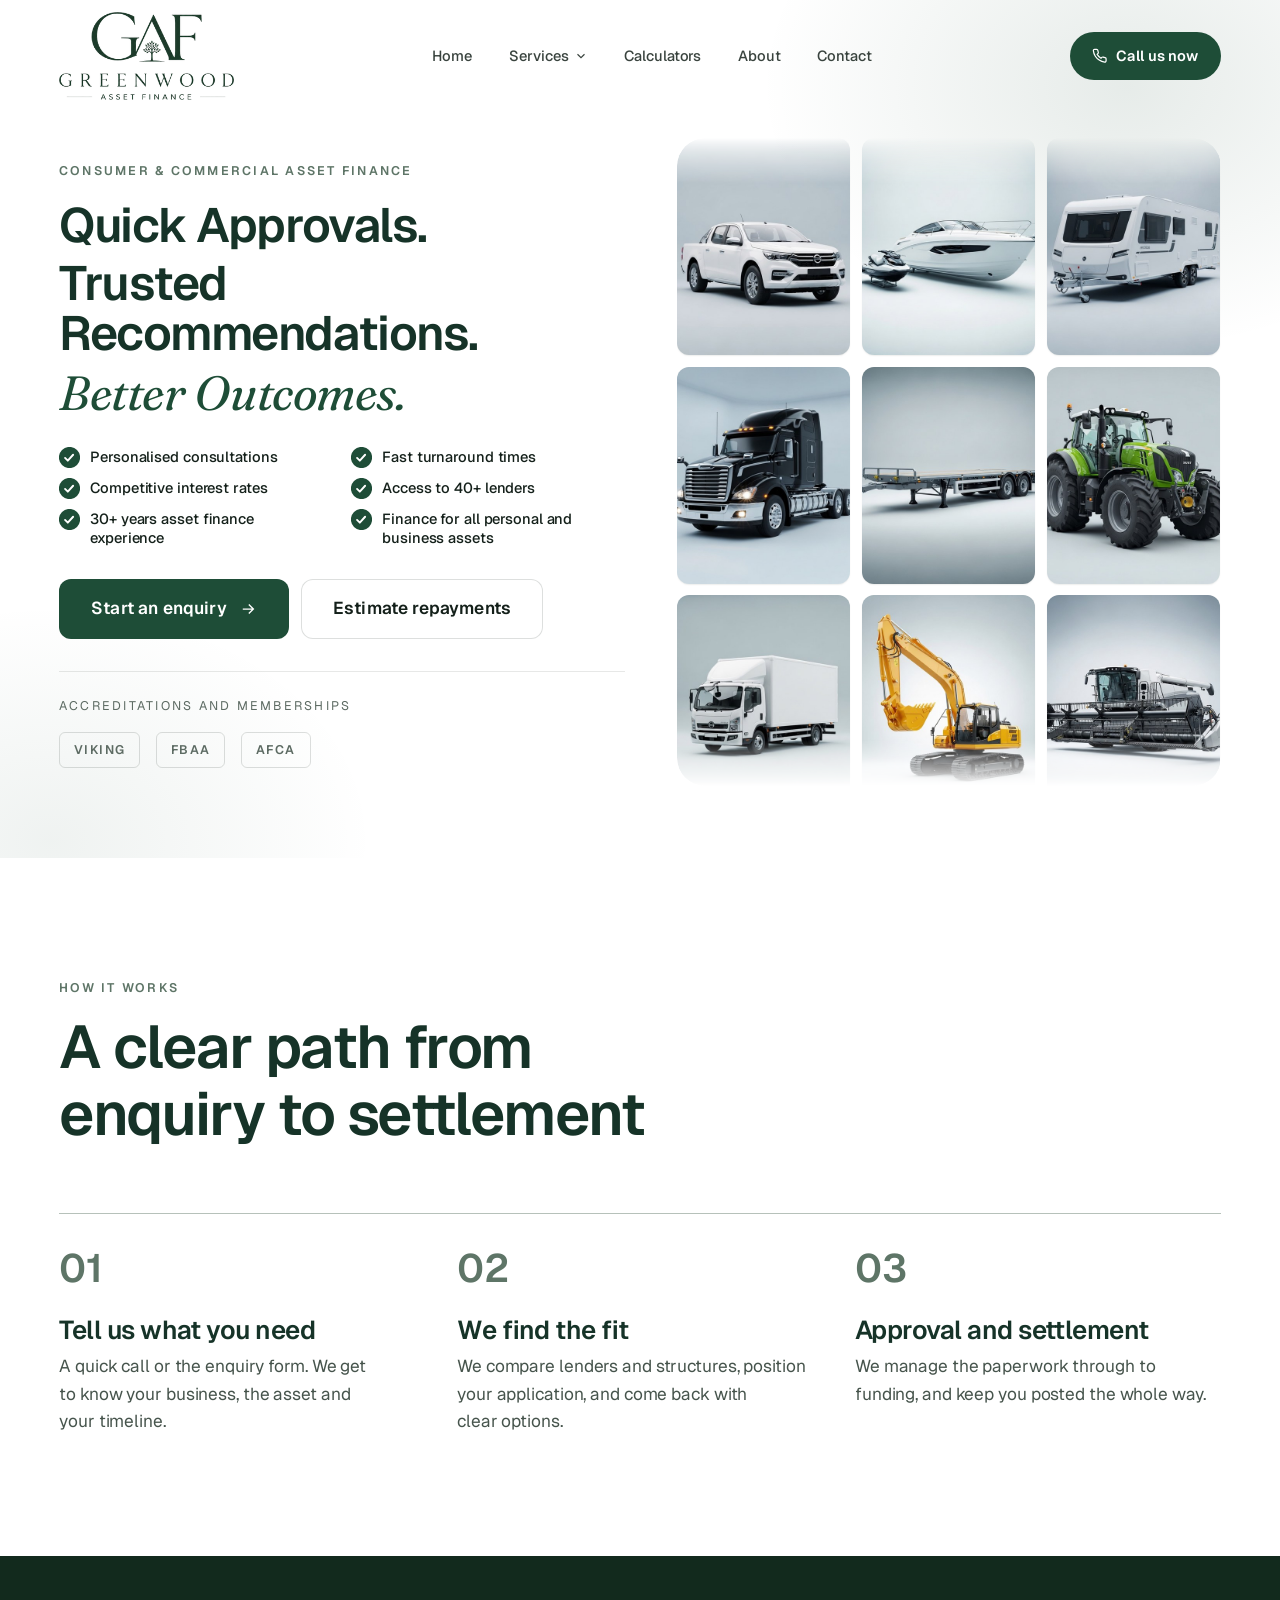
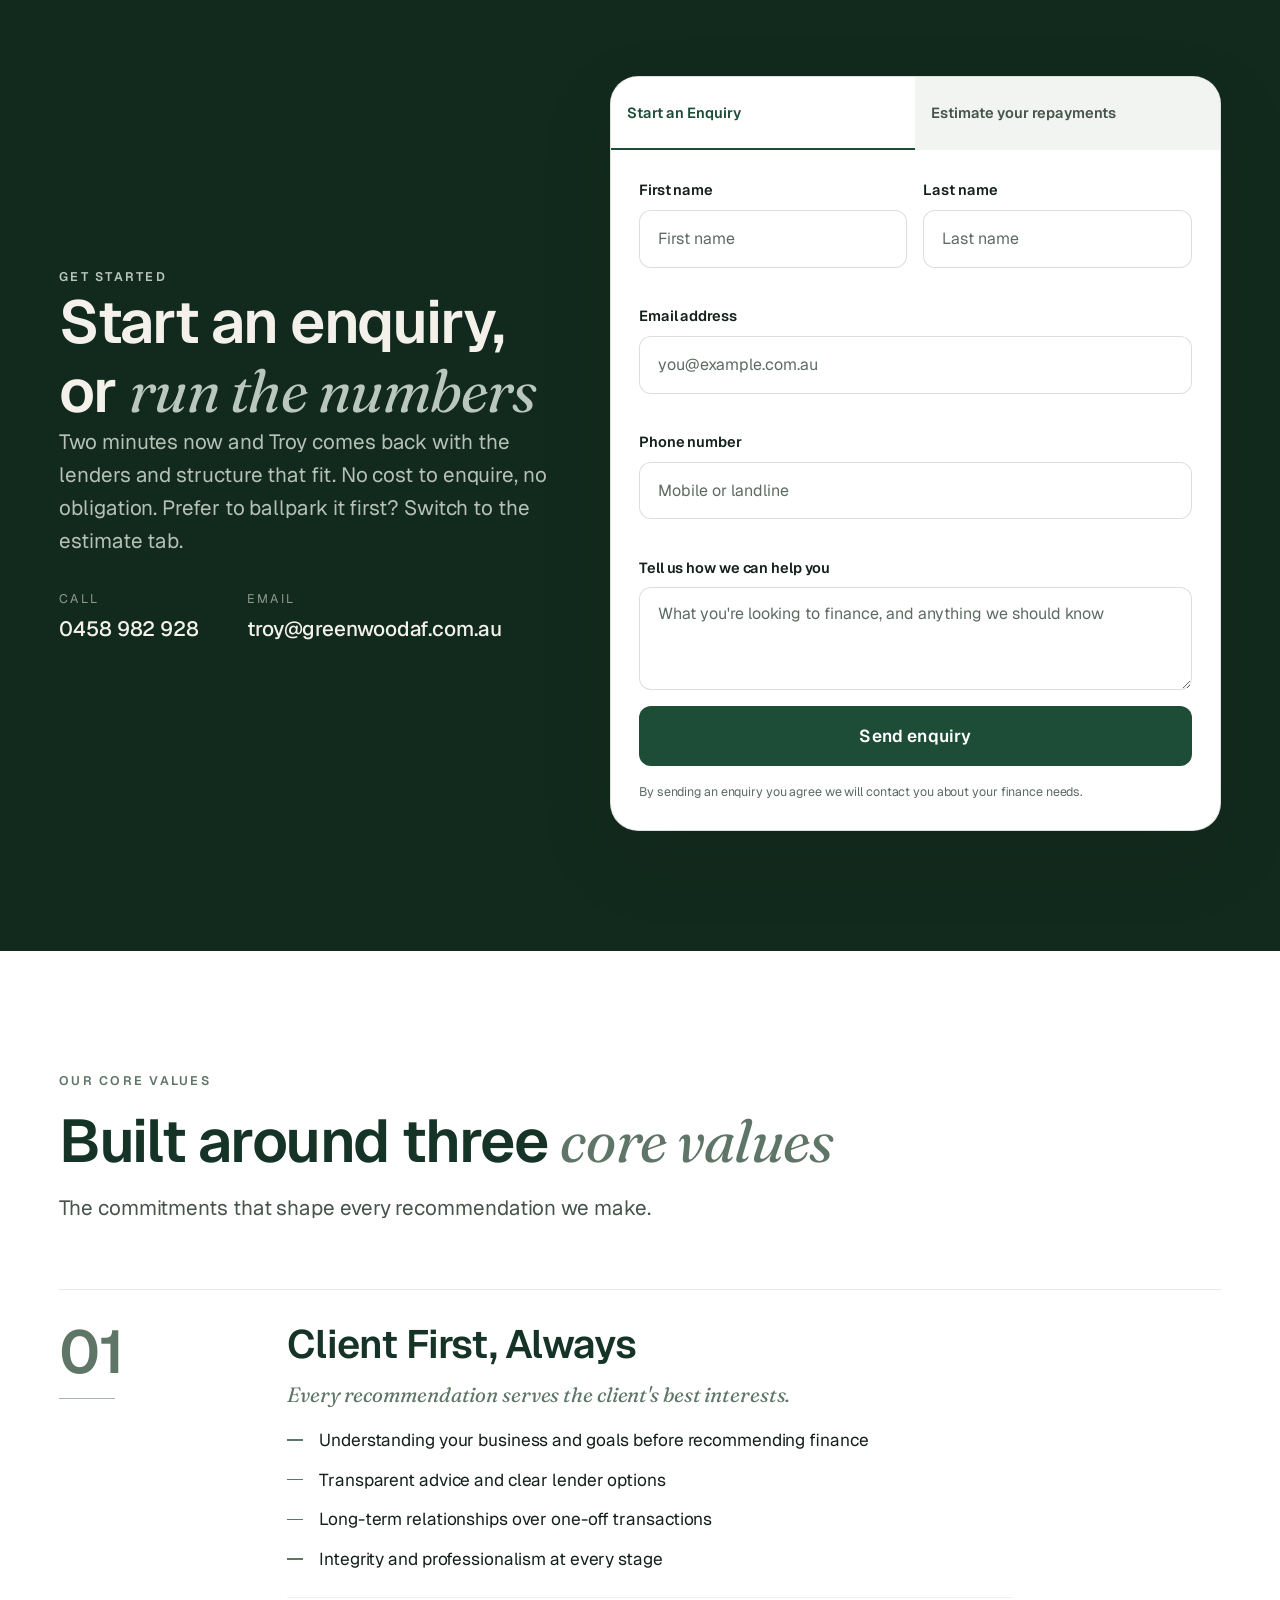
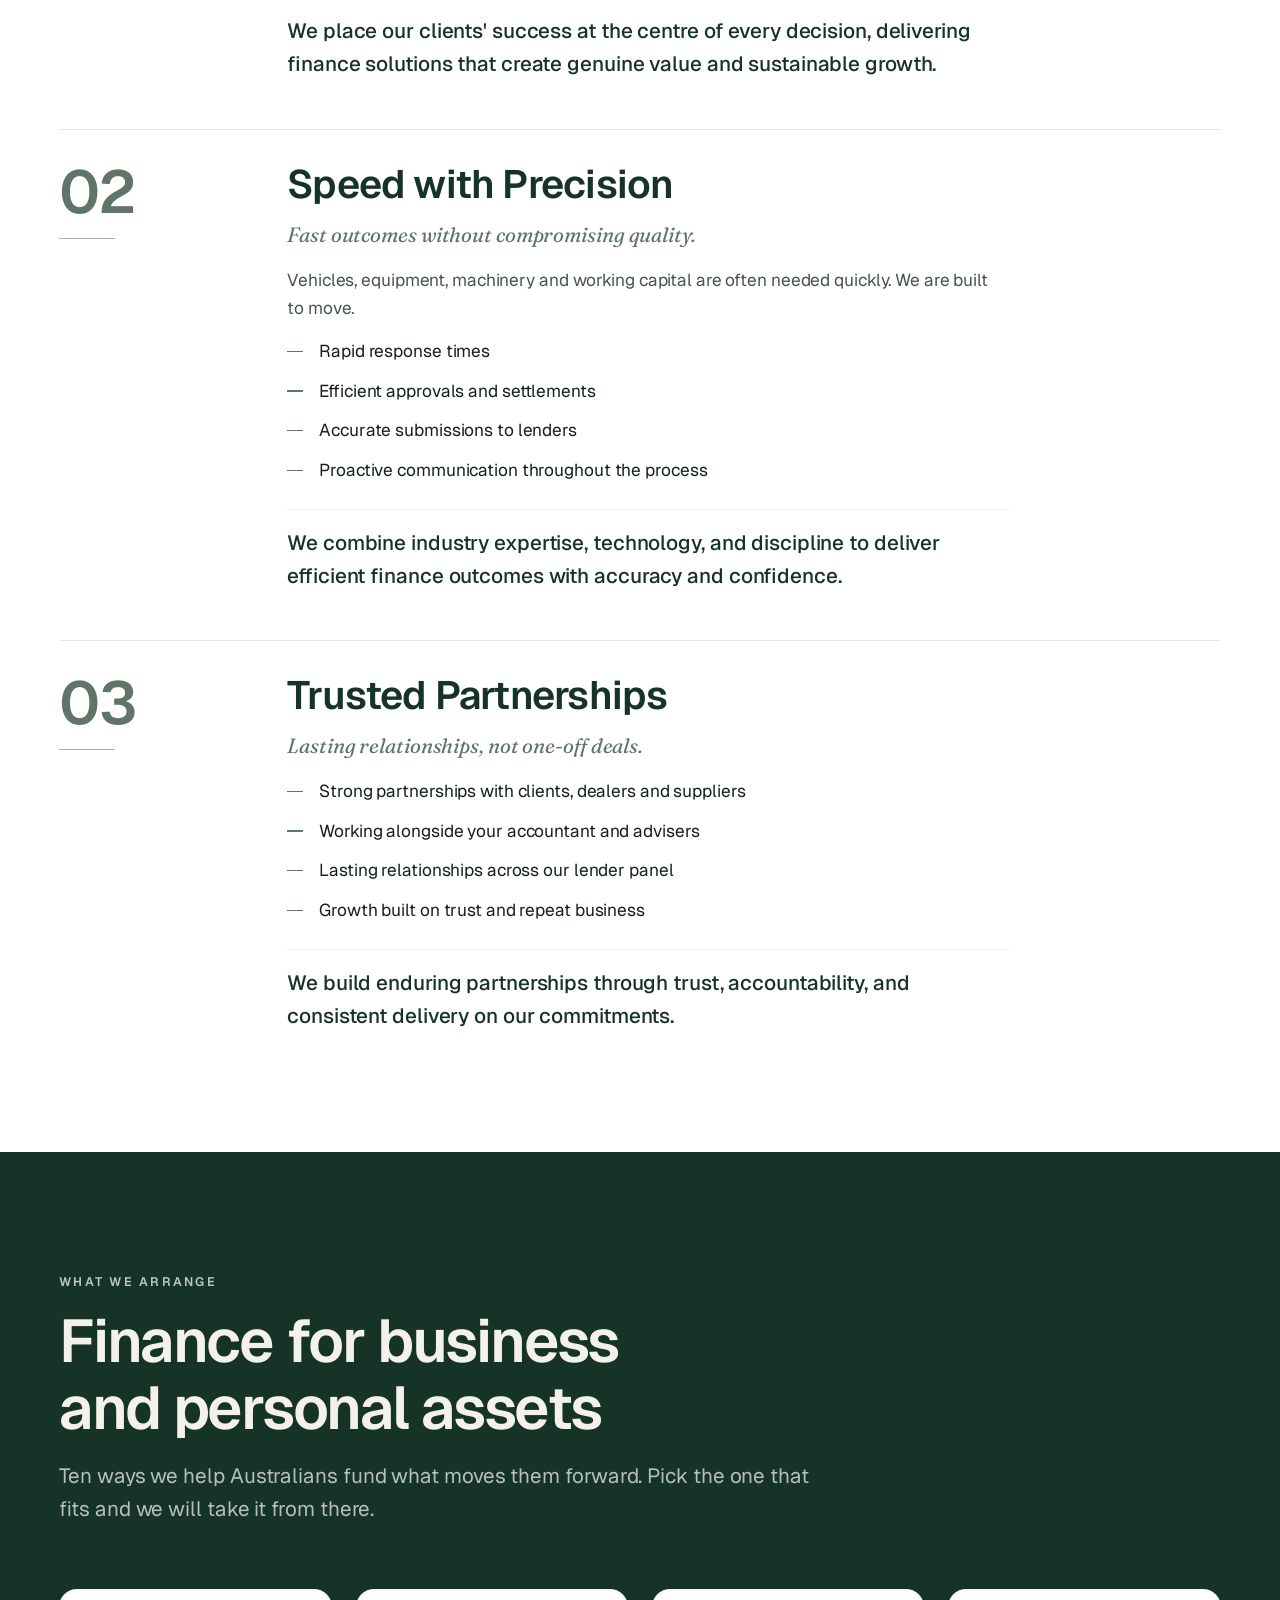
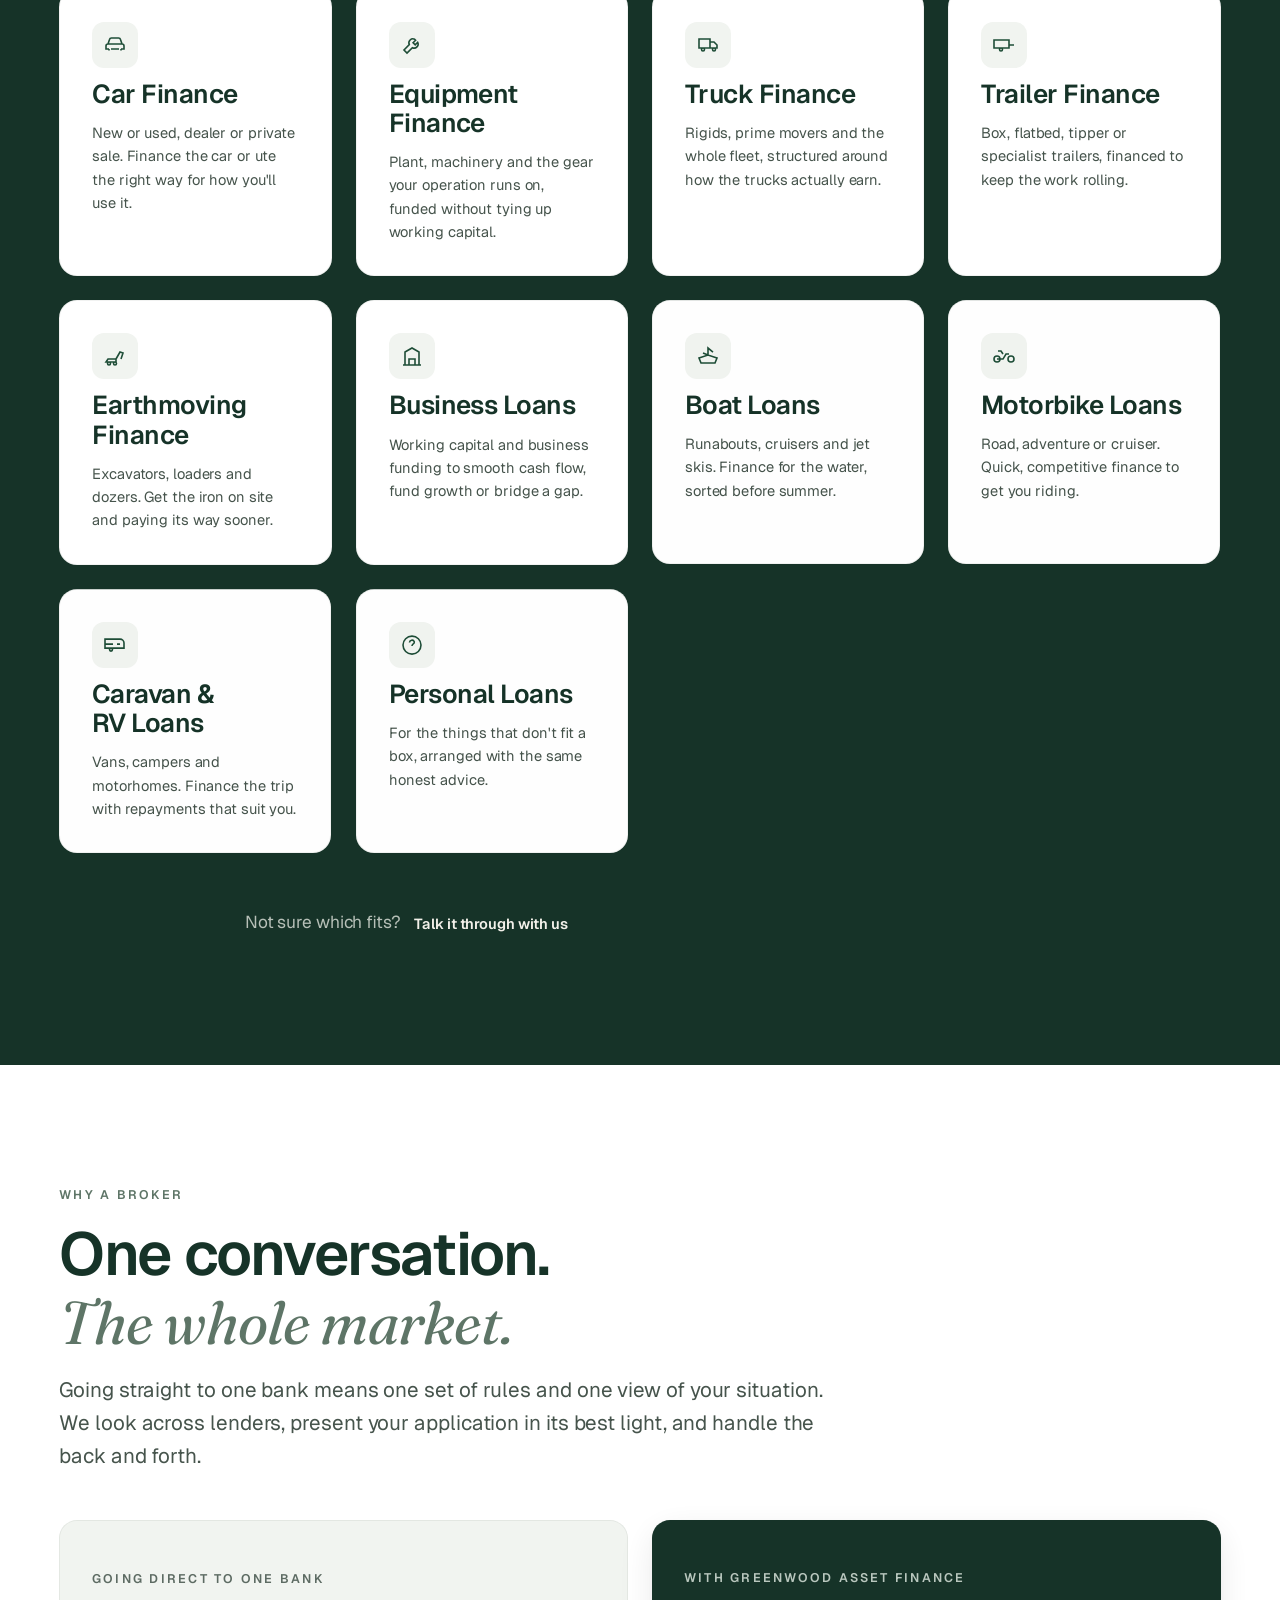
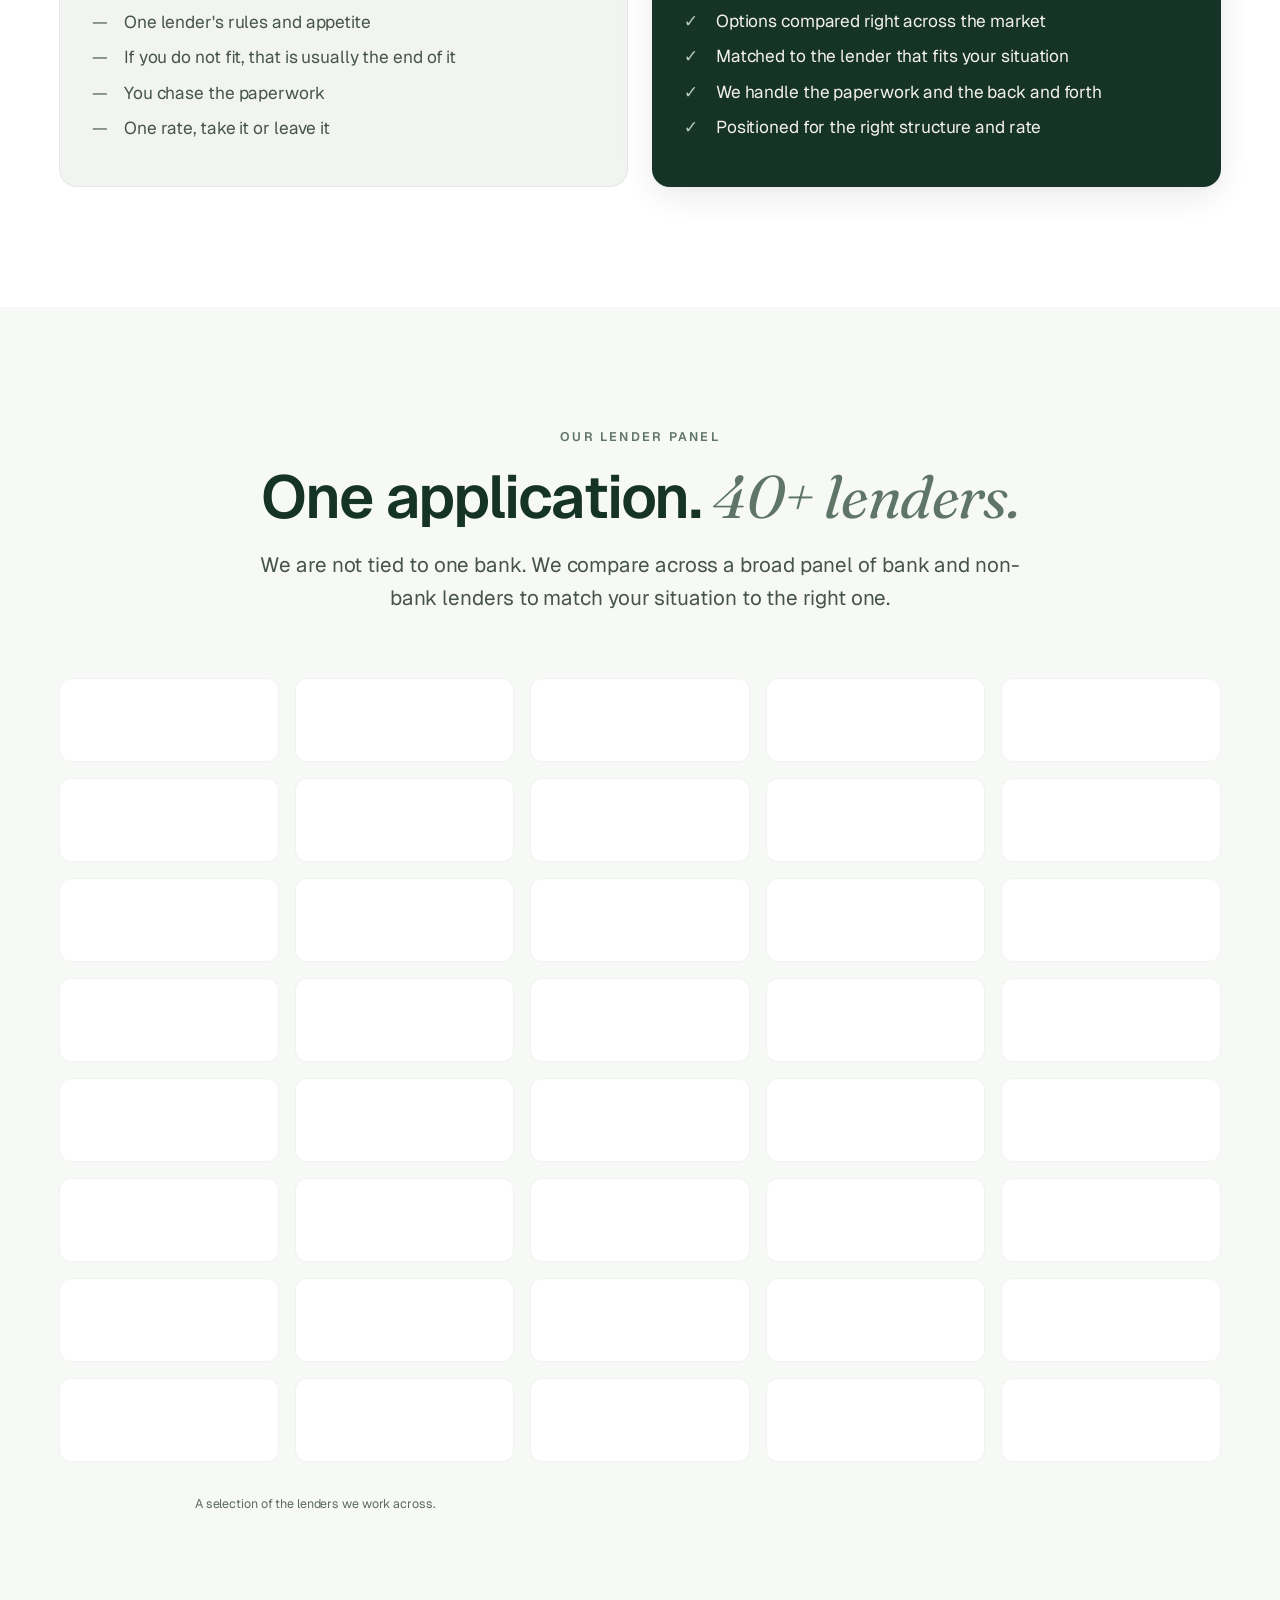
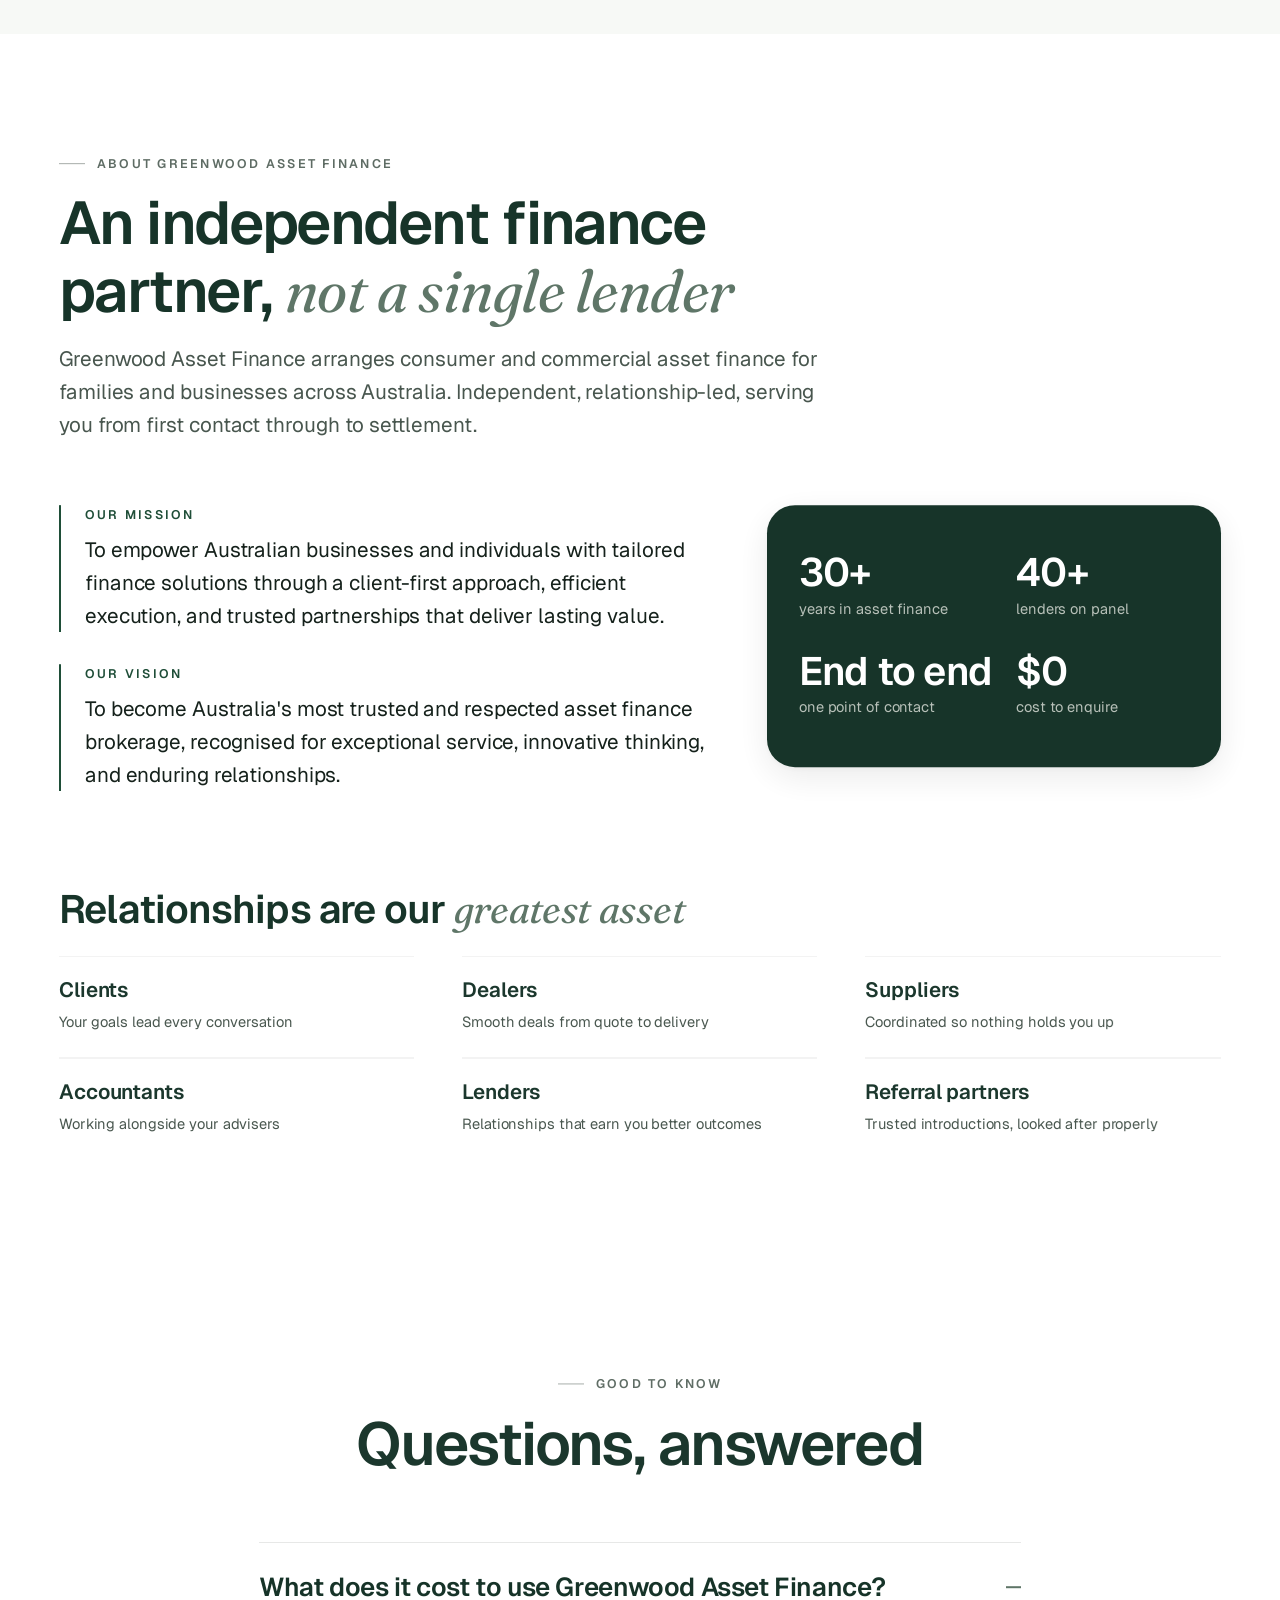
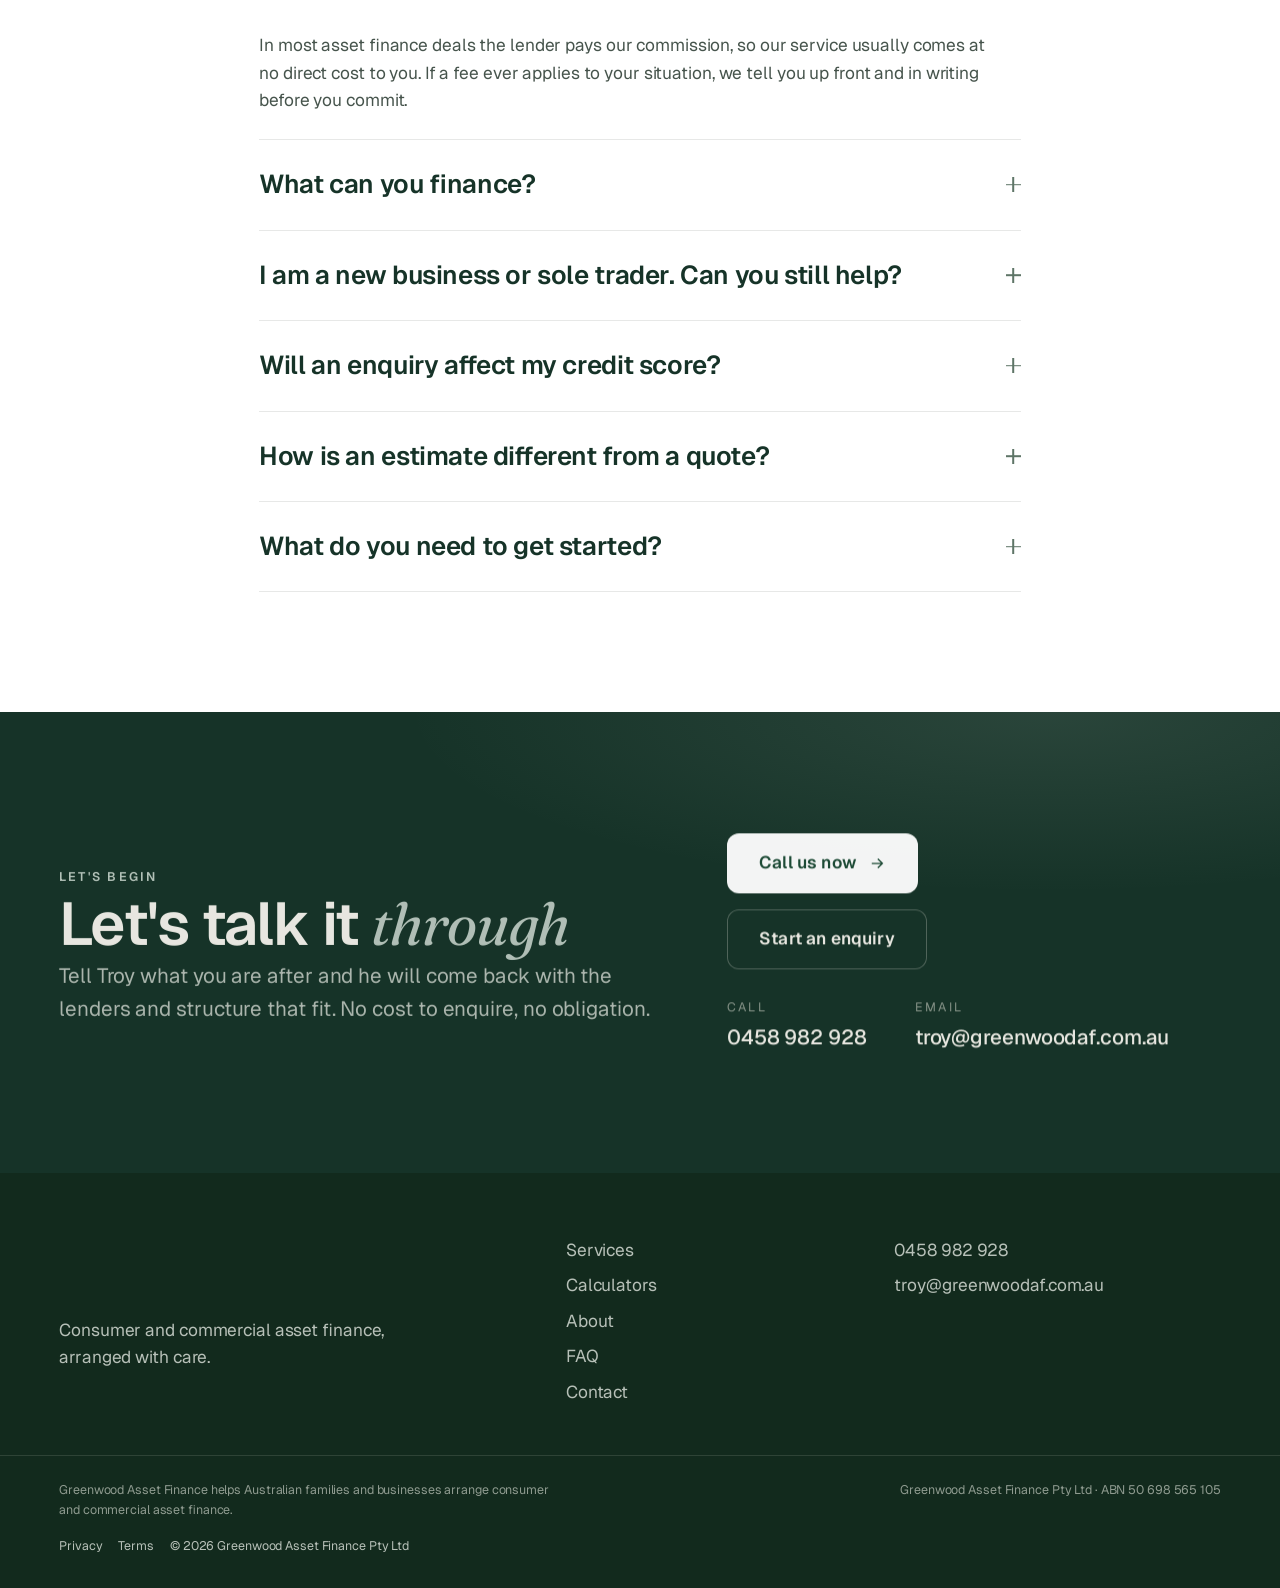
<file: index.html>
<!DOCTYPE html>
<html lang="en-AU">
<head>
  <meta charset="UTF-8">
  <meta name="viewport" content="width=device-width, initial-scale=1, viewport-fit=cover">

  <title>Greenwood Asset Finance | Consumer &amp; Commercial Asset Finance Brokers, Australia</title>
  <meta name="description" content="Greenwood Asset Finance arranges consumer and commercial asset finance for Australian families and businesses. Quick approvals, trusted recommendations, access to 40+ lenders. Talk to us.">
  <meta name="robots" content="index, follow">
  <meta name="theme-color" content="#FFFFFF">
  <link rel="canonical" href="https://greenwoodaf.com.au/">

  <!-- Open Graph -->
  <meta property="og:type" content="website">
  <meta property="og:site_name" content="Greenwood Asset Finance">
  <meta property="og:title" content="Greenwood Asset Finance | Consumer &amp; Commercial Asset Finance, Australia">
  <meta property="og:description" content="Quick approvals, trusted recommendations, better outcomes. Independent consumer and commercial asset finance with access to 40+ lenders.">
  <meta property="og:url" content="https://greenwoodaf.com.au/">
  <meta property="og:image" content="https://greenwoodaf.com.au/assets/og-image.jpg">
  <meta property="og:image:width" content="1200">
  <meta property="og:image:height" content="630">
  <meta property="og:image:type" content="image/jpeg">
  <meta property="og:image:alt" content="Greenwood Asset Finance — quick approvals, trusted recommendations, better outcomes">
  <meta property="og:locale" content="en_AU">

  <!-- Twitter -->
  <meta name="twitter:card" content="summary_large_image">
  <meta name="twitter:title" content="Greenwood Asset Finance">
  <meta name="twitter:description" content="Quick approvals, trusted recommendations, better outcomes. Consumer and commercial asset finance for Australian families and businesses.">
  <meta name="twitter:image" content="https://greenwoodaf.com.au/assets/og-image.jpg">

  <!-- Favicons -->
  <link rel="icon" type="image/png" sizes="32x32" href="assets/logo/favicon-32.png">
  <link rel="icon" type="image/png" sizes="192x192" href="assets/logo/favicon-192.png">
  <link rel="apple-touch-icon" href="assets/logo/apple-touch-icon.png">

  <!-- Fonts: Geist (UI/display) + Fraunces italic (accent) -->
  <link rel="preconnect" href="https://fonts.googleapis.com">
  <link rel="preconnect" href="https://fonts.gstatic.com" crossorigin>
  <link rel="preload" as="style" href="https://fonts.googleapis.com/css2?family=Geist:wght@400;500;600;700&family=Fraunces:ital,wght@1,400&display=swap">
  <link rel="stylesheet" href="https://fonts.googleapis.com/css2?family=Geist:wght@400;500;600;700&family=Fraunces:ital,wght@1,400&display=swap">

  <link rel="preload" as="image" href="assets/logo/logo-dark-sm.png">
  <link rel="stylesheet" href="assets/css/main.css">

  <script>
    (function () {
      var d = document.documentElement;
      d.classList.add('js');
      window.__gwReveal = setTimeout(function () { d.classList.add('gw-failsafe'); }, 3500);
    })();
  </script>
  <noscript><style>[data-reveal]{opacity:1 !important;transform:none !important;}.hero__line-in{transform:none !important;}</style></noscript>

  <!-- Structured data -->
  <script type="application/ld+json">
  {
    "@context": "https://schema.org",
    "@type": "FinancialService",
    "name": "Greenwood Asset Finance",
    "legalName": "Greenwood Asset Finance Pty Ltd",
    "description": "Independent consumer and commercial asset finance brokers arranging finance for Australian families and businesses, from vehicles and fleets to plant, machinery and equipment, with access to more than 40 lenders.",
    "url": "https://greenwoodaf.com.au/",
    "email": "troy@greenwoodaf.com.au",
    "telephone": "+61458982928",
    "logo": "https://greenwoodaf.com.au/assets/logo/favicon-192.png",
    "image": "https://greenwoodaf.com.au/assets/og-image.jpg",
    "areaServed": { "@type": "Country", "name": "Australia" },
    "currenciesAccepted": "AUD",
    "serviceType": [
      "Car finance", "Equipment finance", "Truck finance", "Trailer finance",
      "Earthmoving finance", "Business loans", "Boat loans", "Motorbike loans",
      "Caravan and RV loans", "Personal loans"
    ]
  }
  </script>
</head>

<body>
  <a class="skip-link" href="#main">Skip to content</a>

  <!-- ════════════════ NAV ════════════════ -->
  <header class="nav" data-nav>
    <div class="nav__inner">
      <a class="nav__brand" href="#top" aria-label="Greenwood Asset Finance home">
        <img class="nav__logo" src="assets/logo/logo-dark-sm.png" alt="Greenwood Asset Finance" width="175" height="88">
      </a>
      <nav class="nav__links" id="nav-links" aria-label="Primary">
        <a class="nav__link" href="#top">Home</a>
        <div class="nav__group" data-dropdown>
          <button class="nav__link nav__link--toggle" type="button" aria-expanded="false" aria-haspopup="true" aria-controls="services-menu">
            Services
            <svg class="nav__chev" viewBox="0 0 24 24" fill="none" stroke="currentColor" stroke-width="2" aria-hidden="true"><path d="M6 9l6 6 6-6"/></svg>
          </button>
          <div class="nav__menu" id="services-menu">
            <a class="nav__menu-link" href="#services" data-service="Car Finance">Car Finance</a>
            <a class="nav__menu-link" href="#services" data-service="Equipment Finance">Equipment Finance</a>
            <a class="nav__menu-link" href="#services" data-service="Truck Finance">Truck Finance</a>
            <a class="nav__menu-link" href="#services" data-service="Trailer Finance">Trailer Finance</a>
            <a class="nav__menu-link" href="#services" data-service="Earthmoving Finance">Earthmoving Finance</a>
            <a class="nav__menu-link" href="#services" data-service="Business Loans">Business Loans</a>
            <a class="nav__menu-link" href="#services" data-service="Boat Loans">Boat Loans</a>
            <a class="nav__menu-link" href="#services" data-service="Motorbike Loans">Motorbike Loans</a>
            <a class="nav__menu-link" href="#services" data-service="Caravan &amp; RV Loans">Caravan &amp; RV Loans</a>
            <a class="nav__menu-link" href="#services" data-service="Personal Loans">Personal Loans</a>
          </div>
        </div>
        <a class="nav__link" href="#enquire" data-tab-target="estimate">Calculators</a>
        <a class="nav__link" href="#about">About</a>
        <a class="nav__link" href="#enquire">Contact</a>
      </nav>
      <div class="nav__actions">
        <a class="nav__call btn btn--primary btn--pill js-call" data-label-call="Call us now" data-label-nophone="Enquire now" href="#enquire">
          <svg viewBox="0 0 24 24" fill="none" stroke="currentColor" stroke-width="1.9" aria-hidden="true"><path d="M22 16.92v3a2 2 0 0 1-2.18 2 19.79 19.79 0 0 1-8.63-3.07 19.5 19.5 0 0 1-6-6 19.79 19.79 0 0 1-3.07-8.67A2 2 0 0 1 4.11 2h3a2 2 0 0 1 2 1.72c.13.96.36 1.9.7 2.81a2 2 0 0 1-.45 2.11L8.09 9.91a16 16 0 0 0 6 6l1.27-1.27a2 2 0 0 1 2.11-.45c.91.34 1.85.57 2.81.7A2 2 0 0 1 22 16.92z"/></svg>
          <span class="js-call-text">Call us now</span>
        </a>
        <button class="nav-toggle" type="button" aria-label="Open menu" aria-expanded="false" aria-controls="nav-links"><span></span></button>
      </div>
    </div>
  </header>

  <main id="main">

    <!-- ════════════════ HERO (split, scrolling media) ════════════════ -->
    <section class="hero" id="top">
      <div class="container hero__grid">
        <div class="hero__left">
          <p class="eyebrow eyebrow--accent hero__eyebrow" data-reveal="fade-up">Consumer &amp; commercial asset finance</p>
          <h1 class="hero__title">
            <span class="hero__line"><span class="hero__line-in">Quick Approvals.</span></span>
            <span class="hero__line"><span class="hero__line-in">Trusted Recommendations.</span></span>
            <span class="hero__line"><span class="hero__line-in"><em class="accent-word">Better Outcomes.</em></span></span>
          </h1>
          <ul class="hero__ticks" data-reveal="fade-up">
            <li>Personalised consultations</li>
            <li>Fast turnaround times</li>
            <li>Competitive interest rates</li>
            <li>Access to 40+ lenders</li>
            <li>30+ years asset finance experience</li>
            <li>Finance for all personal and business assets</li>
          </ul>
          <div class="hero__cta" data-reveal="fade-up">
            <a class="btn btn--primary btn--lg" href="#enquire" data-tab-target="enquiry">Start an enquiry
              <svg class="btn__icon" viewBox="0 0 24 24" fill="none" stroke="currentColor" stroke-width="1.8" aria-hidden="true"><path d="M5 12h14M13 6l6 6-6 6"/></svg></a>
            <a class="btn btn--ghost btn--lg" href="#enquire" data-tab-target="estimate">Estimate repayments</a>
          </div>
          <div class="hero__accred" data-reveal="fade-up">
            <span class="hero__accred-label">Accreditations and memberships</span>
            <ul class="accred-row" data-accred>
              <li class="accred" title="Viking Asset Aggregation">Viking</li>
              <li class="accred" title="Finance Brokers Association of Australia">FBAA</li>
              <li class="accred" title="Australian Financial Complaints Authority">AFCA</li>
            </ul>
          </div>
        </div>

        <div class="hero__media" aria-hidden="true">
          <div class="hero__cols">
            <div class="hero__col hero__col--down">
              <img src="assets/img/asset-motor-vehicle.jpg" alt="" loading="lazy" width="800" height="800">
              <img src="assets/img/asset-prime-movers.jpg" alt="" loading="lazy" width="800" height="800">
              <img src="assets/img/asset-trucks.jpg" alt="" loading="lazy" width="800" height="800">
              <img src="assets/img/asset-forklifts.jpg" alt="" loading="lazy" width="800" height="800">
              <img src="assets/img/asset-motor-vehicle.jpg" alt="" loading="lazy" width="800" height="800">
              <img src="assets/img/asset-prime-movers.jpg" alt="" loading="lazy" width="800" height="800">
              <img src="assets/img/asset-trucks.jpg" alt="" loading="lazy" width="800" height="800">
              <img src="assets/img/asset-forklifts.jpg" alt="" loading="lazy" width="800" height="800">
            </div>
            <div class="hero__col hero__col--up">
              <img src="assets/img/asset-boats.jpg" alt="" loading="lazy" width="800" height="800">
              <img src="assets/img/asset-trailers.jpg" alt="" loading="lazy" width="800" height="800">
              <img src="assets/img/asset-excavators.jpg" alt="" loading="lazy" width="800" height="800">
              <img src="assets/img/asset-equipment.jpg" alt="" loading="lazy" width="800" height="800">
              <img src="assets/img/asset-boats.jpg" alt="" loading="lazy" width="800" height="800">
              <img src="assets/img/asset-trailers.jpg" alt="" loading="lazy" width="800" height="800">
              <img src="assets/img/asset-excavators.jpg" alt="" loading="lazy" width="800" height="800">
              <img src="assets/img/asset-equipment.jpg" alt="" loading="lazy" width="800" height="800">
            </div>
            <div class="hero__col hero__col--down hero__col--lag">
              <img src="assets/img/asset-caravans.jpg" alt="" loading="lazy" width="800" height="800">
              <img src="assets/img/asset-tractors.jpg" alt="" loading="lazy" width="800" height="800">
              <img src="assets/img/asset-agriculture.jpg" alt="" loading="lazy" width="800" height="800">
              <img src="assets/img/asset-medical.jpg" alt="" loading="lazy" width="800" height="800">
              <img src="assets/img/asset-caravans.jpg" alt="" loading="lazy" width="800" height="800">
              <img src="assets/img/asset-tractors.jpg" alt="" loading="lazy" width="800" height="800">
              <img src="assets/img/asset-agriculture.jpg" alt="" loading="lazy" width="800" height="800">
              <img src="assets/img/asset-medical.jpg" alt="" loading="lazy" width="800" height="800">
            </div>
          </div>
        </div>
      </div>
    </section>

    <!-- ════════════════ PROCESS ════════════════ -->
    <section class="section process" id="process">
      <div class="container">
        <div class="section__head">
          <p class="eyebrow eyebrow--accent" data-reveal="fade-up">How it works</p>
          <h2 class="section__title" data-reveal="fade-up">A clear path from enquiry to settlement</h2>
        </div>
        <div class="process__steps">
          <span class="process__line" data-line aria-hidden="true"></span>
          <ol class="process__list">
            <li class="process__step" data-reveal="fade-up">
              <span class="process__n">01</span>
              <h3 class="process__title">Tell us what you need</h3>
              <p class="process__desc">A quick call or the enquiry form. We get to know your business, the asset and your timeline.</p>
            </li>
            <li class="process__step" data-reveal="fade-up">
              <span class="process__n">02</span>
              <h3 class="process__title">We find the fit</h3>
              <p class="process__desc">We compare lenders and structures, position your application, and come back with clear options.</p>
            </li>
            <li class="process__step" data-reveal="fade-up">
              <span class="process__n">03</span>
              <h3 class="process__title">Approval and settlement</h3>
              <p class="process__desc">We manage the paperwork through to funding, and keep you posted the whole way.</p>
            </li>
          </ol>
        </div>
      </div>
    </section>

    <!-- ════════════════ ENQUIRY / ESTIMATE WIDGET (dark band) ════════════════ -->
    <section class="section widgetband band--dark" id="contact">
      <div class="container widgetband__inner">
        <div class="widgetband__intro">
          <p class="eyebrow eyebrow--accent" data-reveal="fade-up">Get started</p>
          <h2 class="section__title" data-reveal="fade-up">Start an enquiry, or <em class="accent-word">run the numbers</em></h2>
          <p class="lead widgetband__lead" data-reveal="fade-up">Two minutes now and Troy comes back with the lenders and structure that fit. No cost to enquire, no obligation. Prefer to ballpark it first? Switch to the estimate tab.</p>
          <div class="widgetband__contact" data-reveal="fade-up">
            <a class="widgetband__cline js-call js-call--numbered" href="#enquire" hidden>
              <span class="widgetband__clabel">Call</span>
              <span class="widgetband__cvalue js-phone-number">Call</span>
            </a>
            <a class="widgetband__cline" href="mailto:troy@greenwoodaf.com.au">
              <span class="widgetband__clabel">Email</span>
              <span class="widgetband__cvalue">troy@greenwoodaf.com.au</span>
            </a>
          </div>
        </div>

        <div class="widget" id="enquire" data-tabs data-reveal="fade-up">
          <div class="widget__tabs" role="tablist" aria-label="Get started">
            <button class="widget__tab is-active" type="button" role="tab" id="tab-enquiry" aria-selected="true" aria-controls="panel-enquiry" data-tab="enquiry">Start an Enquiry</button>
            <button class="widget__tab" type="button" role="tab" id="tab-estimate" aria-selected="false" aria-controls="panel-estimate" data-tab="estimate" tabindex="-1">Estimate your repayments</button>
          </div>

          <!-- Panel: Enquiry -->
          <div class="widget__panel" id="panel-enquiry" role="tabpanel" aria-labelledby="tab-enquiry" data-panel="enquiry">
            <form class="enquiry" data-form novalidate aria-label="Enquiry form">
              <div class="enquiry__row enquiry__row--split">
                <div class="field">
                  <label class="field__label" for="f-first">First name</label>
                  <input class="field__control" type="text" id="f-first" name="first" autocomplete="given-name" placeholder="First name" required minlength="2">
                  <span class="field__error" data-error-for="first" role="alert" aria-live="polite"></span>
                </div>
                <div class="field">
                  <label class="field__label" for="f-last">Last name</label>
                  <input class="field__control" type="text" id="f-last" name="last" autocomplete="family-name" placeholder="Last name" required minlength="2">
                  <span class="field__error" data-error-for="last" role="alert" aria-live="polite"></span>
                </div>
              </div>
              <div class="field">
                <label class="field__label" for="f-email">Email address</label>
                <input class="field__control" type="email" id="f-email" name="email" autocomplete="email" inputmode="email" placeholder="you@example.com.au" required>
                <span class="field__error" data-error-for="email" role="alert" aria-live="polite"></span>
              </div>
              <div class="field">
                <label class="field__label" for="f-phone">Phone number</label>
                <input class="field__control" type="tel" id="f-phone" name="phone" autocomplete="tel" inputmode="tel" placeholder="Mobile or landline" required>
                <span class="field__error" data-error-for="phone" role="alert" aria-live="polite"></span>
              </div>
              <div class="field">
                <label class="field__label" for="f-message">Tell us how we can help you</label>
                <textarea class="field__control field__control--area" id="f-message" name="message" rows="3" placeholder="What you're looking to finance, and anything we should know"></textarea>
              </div>
              <input class="hp" type="text" name="website" tabindex="-1" autocomplete="off" aria-hidden="true">
              <button class="btn btn--primary btn--block btn--lg" type="submit" data-submit>Send enquiry</button>
              <p class="enquiry__note">By sending an enquiry you agree we will contact you about your finance needs.</p>
              <div class="enquiry__status" data-form-status role="status" aria-live="polite" hidden></div>
            </form>
          </div>

          <!-- Panel: Estimate -->
          <div class="widget__panel" id="panel-estimate" role="tabpanel" aria-labelledby="tab-estimate" data-panel="estimate" hidden>
            <div class="quote" data-estimator>
              <p class="quote__intro">Quick Quote Estimate. Move the sliders for an indicative repayment on your own numbers.</p>
              <div class="quote__controls">
                <div class="erow">
                  <div class="erow__top">
                    <label class="erow__label" for="est-amount">Purchase price</label>
                    <output class="erow__value tnum" id="est-amount-out" for="est-amount">$50,000</output>
                  </div>
                  <input class="erange" type="range" id="est-amount" name="amount" min="5000" max="500000" step="1000" value="50000" aria-describedby="est-disclaimer">
                </div>
                <div class="erow">
                  <div class="erow__top">
                    <label class="erow__label" for="est-deposit">Initial deposit</label>
                    <output class="erow__value tnum" id="est-deposit-out" for="est-deposit">$0</output>
                  </div>
                  <input class="erange" type="range" id="est-deposit" name="deposit" min="0" max="100000" step="1000" value="0">
                </div>
                <div class="erow">
                  <div class="erow__top">
                    <label class="erow__label" for="est-balloon">Balloon payment</label>
                    <output class="erow__value tnum" id="est-balloon-out" for="est-balloon">$0</output>
                  </div>
                  <input class="erange" type="range" id="est-balloon" name="balloon" min="0" max="100000" step="1000" value="0">
                </div>
                <div class="erow">
                  <div class="erow__top">
                    <label class="erow__label" for="est-term">Term</label>
                    <output class="erow__value tnum" id="est-term-out" for="est-term">60 months</output>
                  </div>
                  <input class="erange" type="range" id="est-term" name="term" min="12" max="84" step="12" value="60">
                </div>
                <div class="erow">
                  <div class="erow__top">
                    <label class="erow__label" for="est-rate">Indicative rate <span class="erow__hint">(adjust this)</span></label>
                    <output class="erow__value tnum" id="est-rate-out" for="est-rate">8.5% p.a.</output>
                  </div>
                  <input class="erange" type="range" id="est-rate" name="rate" min="6" max="18" step="0.1" value="8.5">
                </div>
              </div>

              <div class="quote__result">
                <p class="quote__result-label">Estimated monthly repayment</p>
                <p class="quote__amount tnum" id="est-monthly" aria-live="polite">$1,026</p>
                <p class="quote__derived tnum">
                  <span><span id="est-weekly">$237</span> weekly</span>
                  <span aria-hidden="true">·</span>
                  <span><span id="est-fortnightly">$474</span> fortnightly</span>
                </p>
              </div>
              <div class="quote__actions">
                <a class="btn btn--primary btn--block js-call" data-label-call="Qualify your quotation" data-label-nophone="Qualify your quotation" href="#enquire"><span class="js-call-text">Qualify your quotation</span></a>
                <button class="tlink quote__send" type="button" data-estimator-send>Qualify your quotation with these numbers
                  <svg viewBox="0 0 24 24" fill="none" stroke="currentColor" stroke-width="1.8" aria-hidden="true"><path d="M5 12h14M13 6l6 6-6 6"/></svg></button>
              </div>
              <p class="quote__disclaimer" id="est-disclaimer">Indicative only and not a quote. A simple calculation on the figures you choose. It excludes fees, charges and the actual rate a lender offers, which depends on your circumstances and the asset.</p>
            </div>
          </div>
        </div>
      </div>
    </section>

    <!-- ════════════════ VALUES ════════════════ -->
    <section class="section values" id="values">
      <div class="container">
        <div class="section__head">
          <p class="eyebrow eyebrow--accent" data-reveal="fade-up">Our core values</p>
          <h2 class="section__title" data-reveal="fade-up">Built around three <em class="accent-word">core values</em></h2>
          <p class="lead section__intro" data-reveal="fade-up">The commitments that shape every recommendation we make.</p>
        </div>

        <div class="values__list">
          <article class="value" data-reveal="fade-up">
            <div class="value__aside">
              <span class="value__n">01</span>
              <span class="hairline hairline--brass value__rule" data-rule></span>
            </div>
            <div class="value__main">
              <h3 class="value__title">Client First, Always</h3>
              <p class="value__meaning">Every recommendation serves the client's best interests.</p>
              <ul class="value__points">
                <li>Understanding your business and goals before recommending finance</li>
                <li>Transparent advice and clear lender options</li>
                <li>Long-term relationships over one-off transactions</li>
                <li>Integrity and professionalism at every stage</li>
              </ul>
              <p class="value__statement">We place our clients' success at the centre of every decision, delivering finance solutions that create genuine value and sustainable growth.</p>
            </div>
          </article>

          <article class="value" data-reveal="fade-up">
            <div class="value__aside">
              <span class="value__n">02</span>
              <span class="hairline hairline--brass value__rule" data-rule></span>
            </div>
            <div class="value__main">
              <h3 class="value__title">Speed with Precision</h3>
              <p class="value__meaning">Fast outcomes without compromising quality.</p>
              <p class="value__lead-line">Vehicles, equipment, machinery and working capital are often needed quickly. We are built to move.</p>
              <ul class="value__points">
                <li>Rapid response times</li>
                <li>Efficient approvals and settlements</li>
                <li>Accurate submissions to lenders</li>
                <li>Proactive communication throughout the process</li>
              </ul>
              <p class="value__statement">We combine industry expertise, technology, and discipline to deliver efficient finance outcomes with accuracy and confidence.</p>
            </div>
          </article>

          <article class="value" data-reveal="fade-up">
            <div class="value__aside">
              <span class="value__n">03</span>
              <span class="hairline hairline--brass value__rule" data-rule></span>
            </div>
            <div class="value__main">
              <h3 class="value__title">Trusted Partnerships</h3>
              <p class="value__meaning">Lasting relationships, not one-off deals.</p>
              <ul class="value__points">
                <li>Strong partnerships with clients, dealers and suppliers</li>
                <li>Working alongside your accountant and advisers</li>
                <li>Lasting relationships across our lender panel</li>
                <li>Growth built on trust and repeat business</li>
              </ul>
              <p class="value__statement">We build enduring partnerships through trust, accountability, and consistent delivery on our commitments.</p>
            </div>
          </article>
        </div>
      </div>
    </section>

    <!-- ════════════════ SERVICES (10, green band) ════════════════ -->
    <section class="section services band--green" id="services">
      <div class="container">
        <div class="section__head">
          <p class="eyebrow eyebrow--accent" data-reveal="fade-up">What we arrange</p>
          <h2 class="section__title" data-reveal="fade-up">Finance for business and personal assets</h2>
          <p class="lead section__intro" data-reveal="fade-up">Ten ways we help Australians fund what moves them forward. Pick the one that fits and we will take it from there.</p>
        </div>
        <ul class="services__grid">
          <li class="service" data-reveal="fade-up" data-service="Car Finance" role="button" tabindex="0">
            <span class="service__icon" aria-hidden="true">
              <svg viewBox="0 0 24 24" fill="none" stroke="currentColor" stroke-width="1.6"><path d="M5 11l1.5-4.5A2 2 0 0 1 8.4 5h7.2a2 2 0 0 1 1.9 1.5L19 11M5 11h14M5 11a2 2 0 0 0-2 2v3h3m13-5a2 2 0 0 1 2 2v3h-3m-2 0H8m-2 0v1.5M6 16h.01M18 16v1.5M18 16h.01"/></svg>
            </span>
            <h3 class="service__title">Car Finance</h3>
            <p class="service__desc">New or used, dealer or private sale. Finance the car or ute the right way for how you'll use it.</p>
          </li>
          <li class="service" data-reveal="fade-up" data-service="Equipment Finance" role="button" tabindex="0">
            <span class="service__icon" aria-hidden="true">
              <svg viewBox="0 0 24 24" fill="none" stroke="currentColor" stroke-width="1.6"><path d="M14.7 6.3a4 4 0 0 0-5.4 5.3L4 17l3 3 5.4-5.3a4 4 0 0 0 5.3-5.4l-2.5 2.5-2.1-2.1 2.5-2.5z"/></svg>
            </span>
            <h3 class="service__title">Equipment Finance</h3>
            <p class="service__desc">Plant, machinery and the gear your operation runs on, funded without tying up working capital.</p>
          </li>
          <li class="service" data-reveal="fade-up" data-service="Truck Finance" role="button" tabindex="0">
            <span class="service__icon" aria-hidden="true">
              <svg viewBox="0 0 24 24" fill="none" stroke="currentColor" stroke-width="1.6"><path d="M3 6h11v9H3zM14 9h4l3 3v3h-7zM7 18a1.5 1.5 0 1 0 0-3 1.5 1.5 0 0 0 0 3zM18 18a1.5 1.5 0 1 0 0-3 1.5 1.5 0 0 0 0 3z"/></svg>
            </span>
            <h3 class="service__title">Truck Finance</h3>
            <p class="service__desc">Rigids, prime movers and the whole fleet, structured around how the trucks actually earn.</p>
          </li>
          <li class="service" data-reveal="fade-up" data-service="Trailer Finance" role="button" tabindex="0">
            <span class="service__icon" aria-hidden="true">
              <svg viewBox="0 0 24 24" fill="none" stroke="currentColor" stroke-width="1.6"><path d="M2 7h15v8H2zM17 12h5M9 18a1.5 1.5 0 1 0 0-3 1.5 1.5 0 0 0 0 3z"/></svg>
            </span>
            <h3 class="service__title">Trailer Finance</h3>
            <p class="service__desc">Box, flatbed, tipper or specialist trailers, financed to keep the work rolling.</p>
          </li>
          <li class="service" data-reveal="fade-up" data-service="Earthmoving Finance" role="button" tabindex="0">
            <span class="service__icon" aria-hidden="true">
              <svg viewBox="0 0 24 24" fill="none" stroke="currentColor" stroke-width="1.6"><path d="M3 18h10v-3H5l-2 3zM13 15l4-7 3 1-2 6M6 21a1.5 1.5 0 1 0 0-3 1.5 1.5 0 0 0 0 3zM12 21a1.5 1.5 0 1 0 0-3 1.5 1.5 0 0 0 0 3z"/></svg>
            </span>
            <h3 class="service__title">Earthmoving Finance</h3>
            <p class="service__desc">Excavators, loaders and dozers. Get the iron on site and paying its way sooner.</p>
          </li>
          <li class="service" data-reveal="fade-up" data-service="Business Loans" role="button" tabindex="0">
            <span class="service__icon" aria-hidden="true">
              <svg viewBox="0 0 24 24" fill="none" stroke="currentColor" stroke-width="1.6"><path d="M3 21h18M5 21V8l7-4 7 4v13M9 21v-6h6v6"/></svg>
            </span>
            <h3 class="service__title">Business Loans</h3>
            <p class="service__desc">Working capital and business funding to smooth cash flow, fund growth or bridge a gap.</p>
          </li>
          <li class="service" data-reveal="fade-up" data-service="Boat Loans" role="button" tabindex="0">
            <span class="service__icon" aria-hidden="true">
              <svg viewBox="0 0 24 24" fill="none" stroke="currentColor" stroke-width="1.6"><path d="M3 14l9-3 9 3-2 5H5l-2-5zM12 11V4l5 4M12 11l-5-2"/></svg>
            </span>
            <h3 class="service__title">Boat Loans</h3>
            <p class="service__desc">Runabouts, cruisers and jet skis. Finance for the water, sorted before summer.</p>
          </li>
          <li class="service" data-reveal="fade-up" data-service="Motorbike Loans" role="button" tabindex="0">
            <span class="service__icon" aria-hidden="true">
              <svg viewBox="0 0 24 24" fill="none" stroke="currentColor" stroke-width="1.6"><path d="M5 18a3 3 0 1 0 0-6 3 3 0 0 0 0 6zM19 18a3 3 0 1 0 0-6 3 3 0 0 0 0 6zM5 15h6l3-5h3M11 10l-2-3H6"/></svg>
            </span>
            <h3 class="service__title">Motorbike Loans</h3>
            <p class="service__desc">Road, adventure or cruiser. Quick, competitive finance to get you riding.</p>
          </li>
          <li class="service" data-reveal="fade-up" data-service="Caravan &amp; RV Loans" role="button" tabindex="0">
            <span class="service__icon" aria-hidden="true">
              <svg viewBox="0 0 24 24" fill="none" stroke="currentColor" stroke-width="1.6"><path d="M2 6h15a4 4 0 0 1 4 4v5H2zM2 11h8M14 11h3M8 18a1.5 1.5 0 1 0 0-3 1.5 1.5 0 0 0 0 3z"/></svg>
            </span>
            <h3 class="service__title">Caravan &amp; RV Loans</h3>
            <p class="service__desc">Vans, campers and motorhomes. Finance the trip with repayments that suit you.</p>
          </li>
          <li class="service" data-reveal="fade-up" data-service="Personal Loans" role="button" tabindex="0">
            <span class="service__icon" aria-hidden="true">
              <svg viewBox="0 0 24 24" fill="none" stroke="currentColor" stroke-width="1.6"><path d="M12 21a9 9 0 1 0 0-18 9 9 0 0 0 0 18zM9.5 9.5a2.5 2.5 0 0 1 4.8-.9c.3 1-.4 1.8-1.3 2.4-.8.6-1 1-1 2M12 17h.01"/></svg>
            </span>
            <h3 class="service__title">Personal Loans</h3>
            <p class="service__desc">For the things that don't fit a box, arranged with the same honest advice.</p>
          </li>
        </ul>
        <p class="services__foot" data-reveal="fade-up">Not sure which fits? <a class="tlink tlink--invert" href="#enquire" data-tab-target="enquiry">Talk it through with us
          <svg viewBox="0 0 24 24" fill="none" stroke="currentColor" stroke-width="1.8" aria-hidden="true"><path d="M5 12h14M13 6l6 6-6 6"/></svg></a></p>
      </div>
    </section>

    <!-- ════════════════ WHY A BROKER + COMPARISON ════════════════ -->
    <section class="section why">
      <div class="container">
        <div class="why__head">
          <p class="eyebrow eyebrow--accent" data-reveal="fade-up">Why a broker</p>
          <h2 class="why__title" data-reveal="fade-up">One conversation. <em class="accent-word">The whole market.</em></h2>
          <p class="lead" data-reveal="fade-up">Going straight to one bank means one set of rules and one view of your situation. We look across lenders, present your application in its best light, and handle the back and forth.</p>
        </div>
        <div class="compare" data-reveal="fade-up">
          <div class="compare__col compare__col--muted">
            <p class="compare__label">Going direct to one bank</p>
            <ul class="compare__list compare__list--minus">
              <li>One lender's rules and appetite</li>
              <li>If you do not fit, that is usually the end of it</li>
              <li>You chase the paperwork</li>
              <li>One rate, take it or leave it</li>
            </ul>
          </div>
          <div class="compare__col compare__col--accent">
            <p class="compare__label">With Greenwood Asset Finance</p>
            <ul class="compare__list compare__list--plus">
              <li>Options compared right across the market</li>
              <li>Matched to the lender that fits your situation</li>
              <li>We handle the paperwork and the back and forth</li>
              <li>Positioned for the right structure and rate</li>
            </ul>
          </div>
        </div>
      </div>
    </section>

    <!-- ════════════════ LENDER WALL (white) ════════════════ -->
    <section class="section lenders" id="lenders">
      <div class="container">
        <div class="section__head section__head--center">
          <p class="eyebrow eyebrow--accent" data-reveal="fade-up">Our lender panel</p>
          <h2 class="section__title" data-reveal="fade-up">One application. <em class="accent-word">40+ lenders.</em></h2>
          <p class="lead section__intro" data-reveal="fade-up">We are not tied to one bank. We compare across a broad panel of bank and non-bank lenders to match your situation to the right one.</p>
        </div>
        <ul class="lender-wall" data-lender-wall data-reveal="fade-up"></ul>
      </div>
    </section>

    <!-- ════════════════ ABOUT — MISSION & VISION ════════════════ -->
    <section class="section about" id="about">
      <div class="container">
        <div class="section__head">
          <p class="eyebrow eyebrow--line" data-reveal="fade-up">About Greenwood Asset Finance</p>
          <h2 class="section__title" data-reveal="fade-up">An independent finance partner, <em class="accent-word">not a single lender</em></h2>
          <p class="lead section__intro" data-reveal="fade-up">Greenwood Asset Finance arranges consumer and commercial asset finance for families and businesses across Australia. Independent, relationship-led, serving you from first contact through to settlement.</p>
        </div>

        <div class="about__grid">
          <div class="about__mv">
            <article class="about__statement" data-reveal="fade-up">
              <p class="about__kicker">Our mission</p>
              <p class="about__text">To empower Australian businesses and individuals with tailored finance solutions through a client-first approach, efficient execution, and trusted partnerships that deliver lasting value.</p>
            </article>
            <article class="about__statement" data-reveal="fade-up">
              <p class="about__kicker">Our vision</p>
              <p class="about__text">To become Australia's most trusted and respected asset finance brokerage, recognised for exceptional service, innovative thinking, and enduring relationships.</p>
            </article>
          </div>
          <aside class="about__stats" data-reveal="fade-up">
            <div class="about__stat"><span class="about__stat-n">30+</span><span class="about__stat-l">years in asset finance</span></div>
            <div class="about__stat"><span class="about__stat-n">40+</span><span class="about__stat-l">lenders on panel</span></div>
            <div class="about__stat"><span class="about__stat-n">End&nbsp;to&nbsp;end</span><span class="about__stat-l">one point of contact</span></div>
            <div class="about__stat"><span class="about__stat-n">$0</span><span class="about__stat-l">cost to enquire</span></div>
          </aside>
        </div>

        <div class="about__partners">
          <h3 class="about__partners-title" data-reveal="fade-up">Relationships are our <em class="accent-word">greatest asset</em></h3>
          <ul class="partners-list" data-reveal="fade-up">
            <li class="partner-item"><span class="partner-item__name">Clients</span><span class="partner-item__desc">Your goals lead every conversation</span></li>
            <li class="partner-item"><span class="partner-item__name">Dealers</span><span class="partner-item__desc">Smooth deals from quote to delivery</span></li>
            <li class="partner-item"><span class="partner-item__name">Suppliers</span><span class="partner-item__desc">Coordinated so nothing holds you up</span></li>
            <li class="partner-item"><span class="partner-item__name">Accountants</span><span class="partner-item__desc">Working alongside your advisers</span></li>
            <li class="partner-item"><span class="partner-item__name">Lenders</span><span class="partner-item__desc">Relationships that earn you better outcomes</span></li>
            <li class="partner-item"><span class="partner-item__name">Referral partners</span><span class="partner-item__desc">Trusted introductions, looked after properly</span></li>
          </ul>
        </div>
      </div>
    </section>

    <!-- ════════════════ FAQ ════════════════ -->
    <section class="section faq" id="faq">
      <div class="container container--narrow">
        <div class="section__head section__head--center">
          <p class="eyebrow eyebrow--line" data-reveal="fade-up">Good to know</p>
          <h2 class="section__title" data-reveal="fade-up">Questions, answered</h2>
        </div>
        <div class="faq__list" data-faq>
          <details class="faq__item" open>
            <summary class="faq__q">What does it cost to use Greenwood Asset Finance?<span class="faq__chev" aria-hidden="true"></span></summary>
            <div class="faq__a"><p>In most asset finance deals the lender pays our commission, so our service usually comes at no direct cost to you. If a fee ever applies to your situation, we tell you up front and in writing before you commit.</p></div>
          </details>
          <details class="faq__item">
            <summary class="faq__q">What can you finance?<span class="faq__chev" aria-hidden="true"></span></summary>
            <div class="faq__a"><p>Cars and utes, trucks and trailers, earthmoving and plant, boats, bikes, caravans, business equipment and more. If it helps your business earn or your family get moving, talk to us and we will tell you honestly whether we can help.</p></div>
          </details>
          <details class="faq__item">
            <summary class="faq__q">I am a new business or sole trader. Can you still help?<span class="faq__chev" aria-hidden="true"></span></summary>
            <div class="faq__a"><p>Often, yes. Different lenders have different appetites, and part of our job is knowing which ones suit newer ABNs and self employed applicants. Get in touch and we will talk it through.</p></div>
          </details>
          <details class="faq__item">
            <summary class="faq__q">Will an enquiry affect my credit score?<span class="faq__chev" aria-hidden="true"></span></summary>
            <div class="faq__a"><p>Making an enquiry with us does not affect your credit. We only move to a formal lender application, which can involve a credit check, once you understand your options and give us the go ahead.</p></div>
          </details>
          <details class="faq__item">
            <summary class="faq__q">How is an estimate different from a quote?<span class="faq__chev" aria-hidden="true"></span></summary>
            <div class="faq__a"><p>The estimator on this page is a simple calculation on numbers you choose. A real quote reflects an actual lender, your circumstances and the asset, including fees and the rate on offer. We will get you a real quote when you are ready.</p></div>
          </details>
          <details class="faq__item">
            <summary class="faq__q">What do you need to get started?<span class="faq__chev" aria-hidden="true"></span></summary>
            <div class="faq__a"><p>To begin, just your name, the best way to reach you, and a rough idea of what you are financing. We will guide you through anything else from there.</p></div>
          </details>
        </div>
      </div>
    </section>

    <!-- ════════════════ CTA BAND (green) ════════════════ -->
    <section class="section cta band--green">
      <div class="container cta__inner">
        <div class="cta__copy">
          <p class="eyebrow eyebrow--accent" data-reveal="fade-up">Let's begin</p>
          <h2 class="cta__title" data-reveal="fade-up">Let's talk it <em class="accent-word">through</em></h2>
          <p class="lead cta__sub" data-reveal="fade-up">Tell Troy what you are after and he will come back with the lenders and structure that fit. No cost to enquire, no obligation.</p>
        </div>
        <div class="cta__actions" data-reveal="fade-up">
          <a class="btn btn--invert btn--lg js-call" data-label-call="Call us now" data-label-nophone="Start an enquiry" href="#enquire">
            <span class="js-call-text">Call us now</span>
            <svg class="btn__icon" viewBox="0 0 24 24" fill="none" stroke="currentColor" stroke-width="1.8" aria-hidden="true"><path d="M5 12h14M13 6l6 6-6 6"/></svg>
          </a>
          <a class="btn btn--ghost btn--on-dark btn--lg" href="#enquire" data-tab-target="enquiry">Start an enquiry</a>
          <div class="cta__contact">
            <a class="cta__phone js-call js-call--numbered" href="#enquire" hidden>
              <span class="cta__contact-label">Call</span>
              <span class="cta__contact-value js-phone-number">Call</span>
            </a>
            <a class="cta__email" href="mailto:troy@greenwoodaf.com.au">
              <span class="cta__contact-label">Email</span>
              <span class="cta__contact-value">troy@greenwoodaf.com.au</span>
            </a>
          </div>
        </div>
      </div>
    </section>

  </main>

  <!-- ════════════════ FOOTER ════════════════ -->
  <footer class="footer" data-theme="dark">
    <div class="container footer__inner">
      <div class="footer__brand">
        <img class="footer__logo" src="assets/logo/logo-light-sm.png" alt="Greenwood Asset Finance" width="170" height="72" loading="lazy">
        <p class="footer__tagline">Consumer and commercial asset finance, arranged with care.</p>
      </div>
      <nav class="footer__nav" aria-label="Footer">
        <a href="#services">Services</a>
        <a href="#enquire" data-tab-target="estimate">Calculators</a>
        <a href="#about">About</a>
        <a href="#faq">FAQ</a>
        <a href="#enquire">Contact</a>
      </nav>
      <div class="footer__contact">
        <a class="js-call js-call--numbered" href="#enquire" hidden><span class="js-phone-number">Call</span></a>
        <a href="mailto:troy@greenwoodaf.com.au">troy@greenwoodaf.com.au</a>
      </div>
    </div>
    <div class="container footer__base">
      <p class="footer__note">Greenwood Asset Finance helps Australian families and businesses arrange consumer and commercial asset finance.</p>
      <p class="footer__legal" data-legal hidden></p>
      <div class="footer__meta">
        <a href="privacy.html">Privacy</a>
        <a href="terms.html">Terms</a>
        <span data-copyright>&copy; Greenwood Asset Finance Pty Ltd</span>
      </div>
    </div>
  </footer>

  <a class="mobile-call-bar js-call js-call-bar" href="#enquire" hidden>
    <svg viewBox="0 0 24 24" fill="none" stroke="currentColor" stroke-width="1.8" aria-hidden="true"><path d="M22 16.92v3a2 2 0 0 1-2.18 2 19.79 19.79 0 0 1-8.63-3.07 19.5 19.5 0 0 1-6-6 19.79 19.79 0 0 1-3.07-8.67A2 2 0 0 1 4.11 2h3a2 2 0 0 1 2 1.72c.13.96.36 1.9.7 2.81a2 2 0 0 1-.45 2.11L8.09 9.91a16 16 0 0 0 6 6l1.27-1.27a2 2 0 0 1 2.11-.45c.91.34 1.85.57 2.81.7A2 2 0 0 1 22 16.92z"/></svg>
    <span><span class="js-phone-number">Call</span></span>
  </a>

  <script src="vendor/gsap.min.js" defer></script>
  <script src="vendor/ScrollTrigger.min.js" defer></script>
  <script src="vendor/lenis.min.js" defer></script>
  <script src="content.js" defer></script>
  <script src="script.js" defer></script>
</body>
</html>
</file>
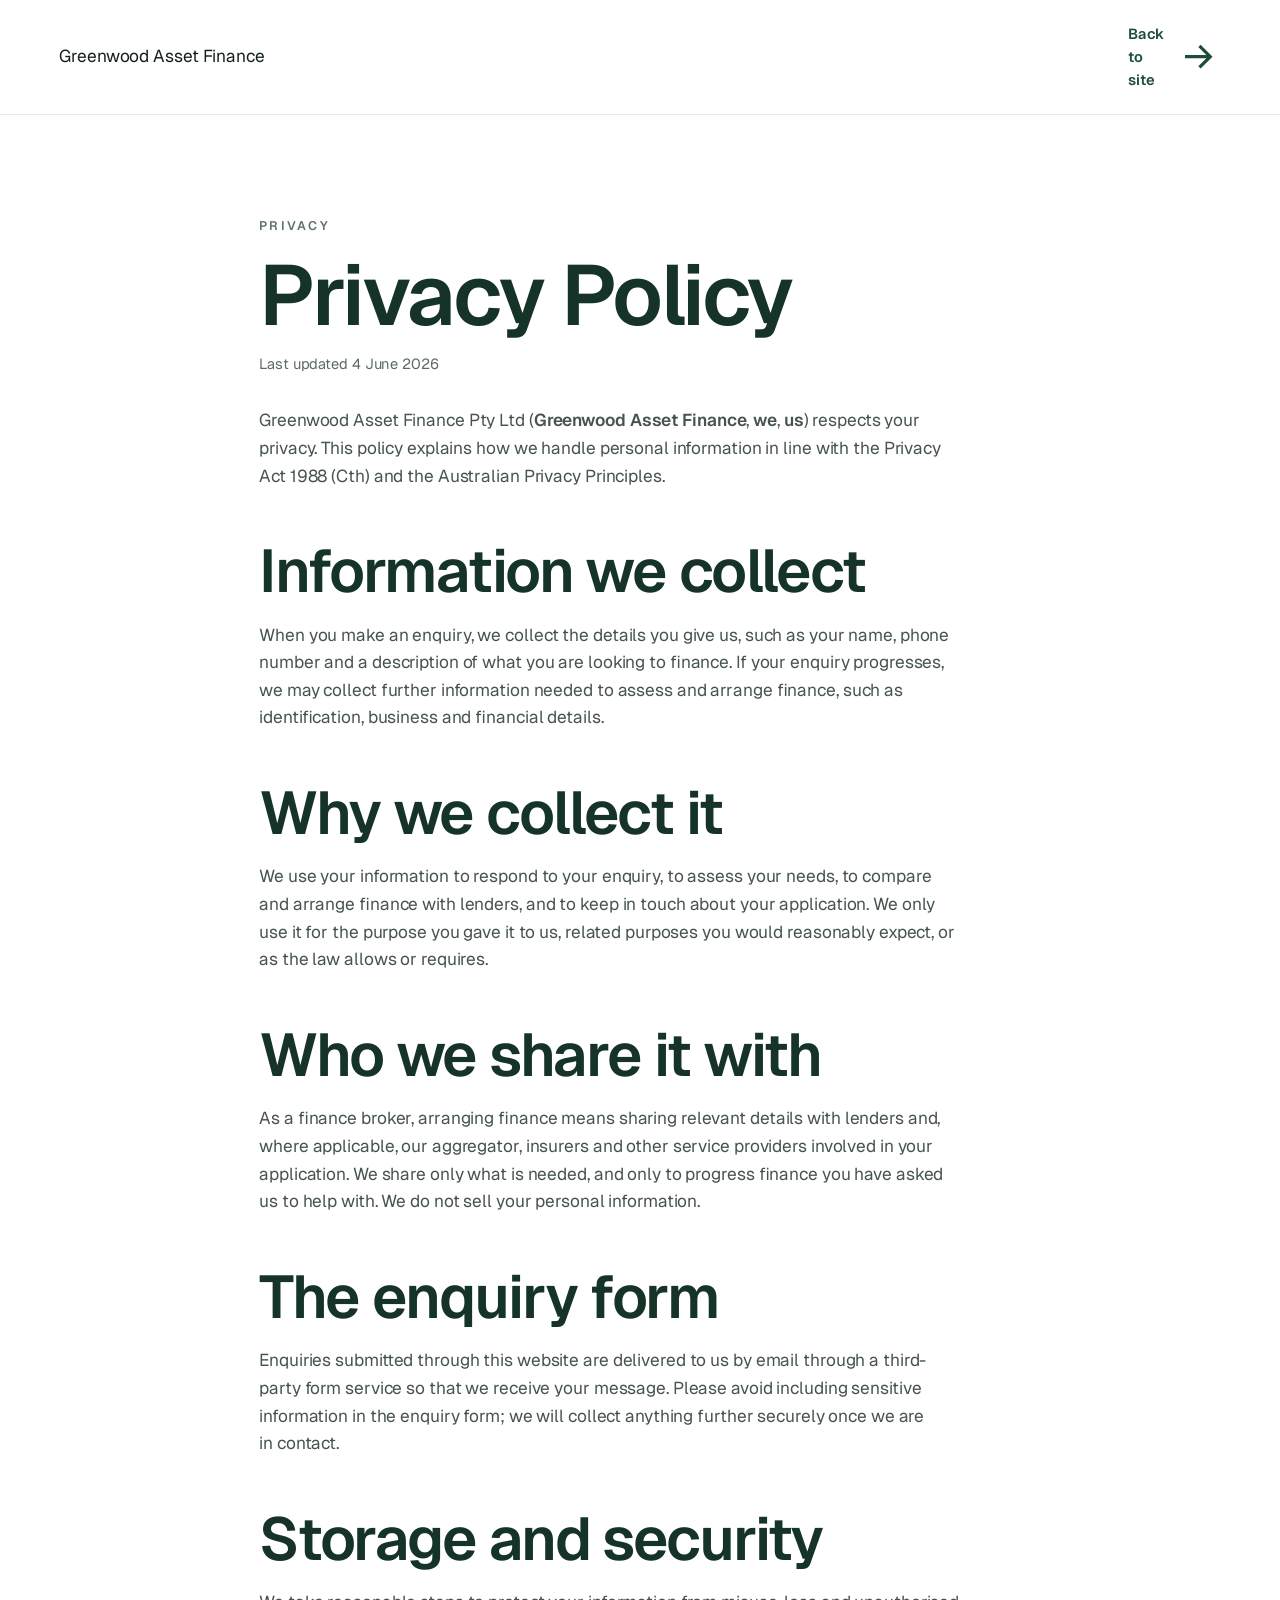
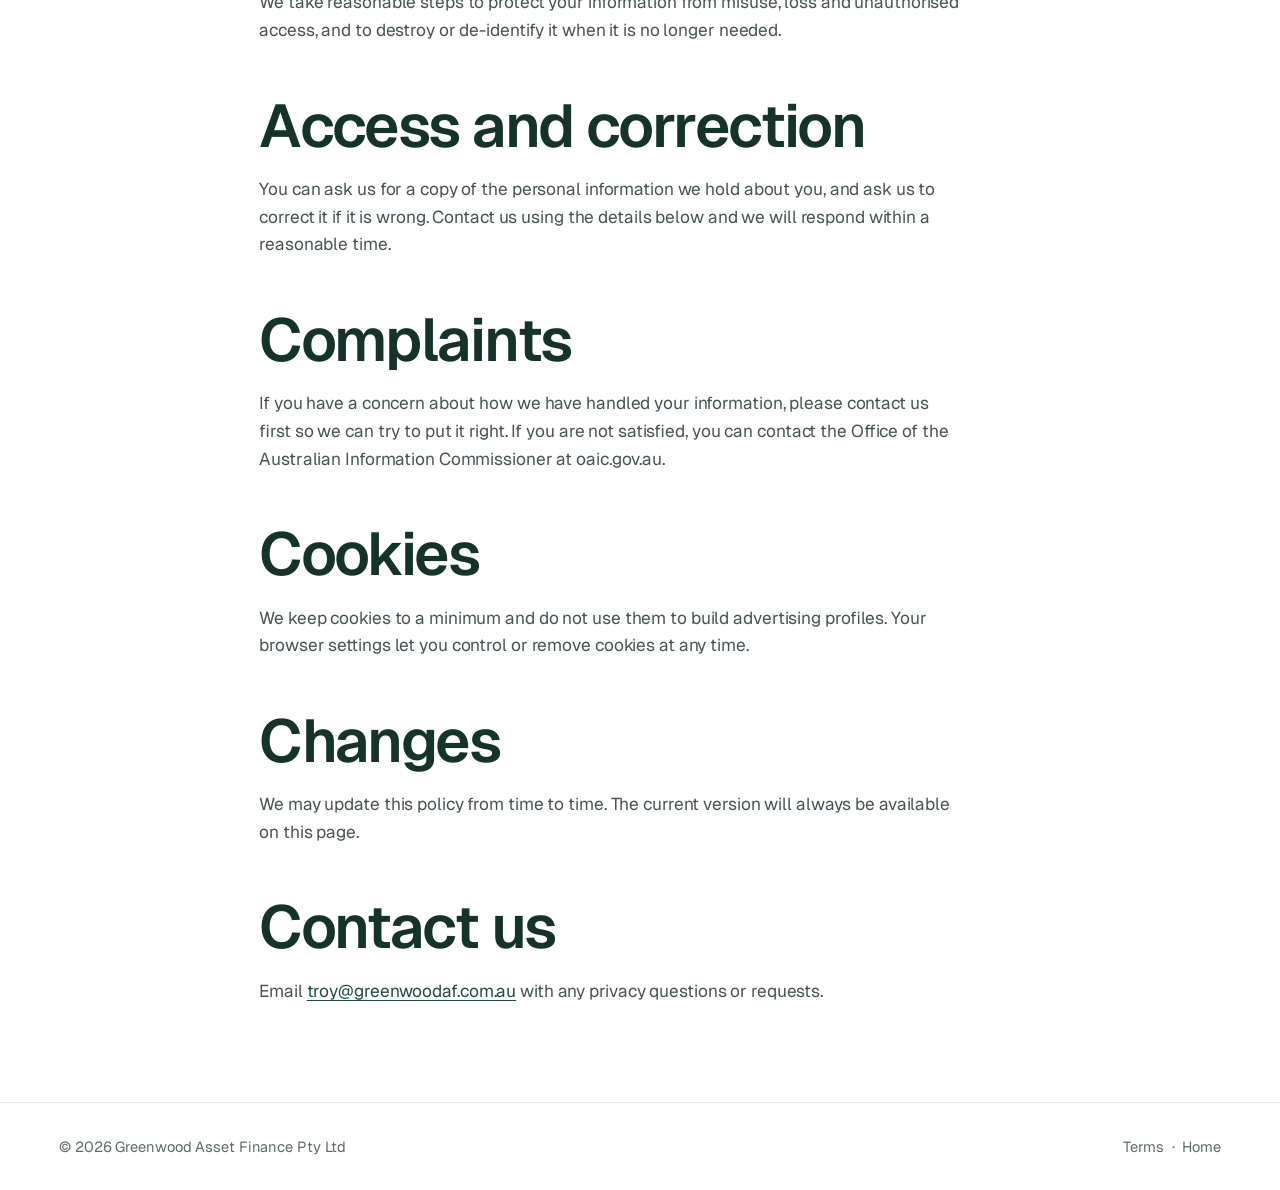
<file: privacy.html>
<!DOCTYPE html>
<html lang="en-AU">
<head>
  <meta charset="UTF-8">
  <meta name="viewport" content="width=device-width, initial-scale=1">
  <title>Privacy Policy | Greenwood Asset Finance</title>
  <meta name="description" content="How Greenwood Asset Finance collects, uses and protects your personal information.">
  <meta name="robots" content="index, follow">
  <meta name="theme-color" content="#122A1D">
  <link rel="canonical" href="https://greenwoodaf.com.au/privacy.html">
  <link rel="icon" type="image/png" sizes="32x32" href="assets/logo/favicon-32.png">
  <link rel="icon" type="image/png" sizes="192x192" href="assets/logo/favicon-192.png">
  <link rel="apple-touch-icon" href="assets/logo/apple-touch-icon.png">
  <link rel="preconnect" href="https://fonts.googleapis.com">
  <link rel="preconnect" href="https://fonts.gstatic.com" crossorigin>
  <link rel="stylesheet" href="https://fonts.googleapis.com/css2?family=Geist:wght@400;500;600;700&family=Fraunces:ital,wght@1,400&display=swap">
  <link rel="stylesheet" href="assets/css/main.css">
  <style>
    .legal-top { position: sticky; top: 0; z-index: 50; background: color-mix(in srgb, var(--paper) 90%, transparent); backdrop-filter: blur(16px); border-bottom: 1px solid var(--divider); }
    .legal-top .container { display: flex; align-items: center; justify-content: space-between; padding-block: var(--s-4); }
    .legal-hero { padding-block: var(--s-9) var(--s-6); }
    .legal-hero .eyebrow { margin-bottom: var(--s-4); }
    .legal-body { padding-bottom: var(--s-9); }
    .legal-foot { border-top: 1px solid var(--divider); padding-block: var(--s-6); color: var(--text-meta); font-size: var(--fs-sm); }
    .legal-foot .container { display: flex; gap: var(--s-4); justify-content: space-between; flex-wrap: wrap; }
  </style>
</head>
<body>
  <header class="legal-top">
    <div class="container">
      <a class="nav__brand" href="index.html" style="color:var(--ink)">Greenwood Asset Finance</a>
      <a class="tlink" href="index.html">Back to site
        <svg viewBox="0 0 24 24" fill="none" stroke="currentColor" stroke-width="1.8" aria-hidden="true"><path d="M5 12h14M13 6l6 6-6 6"/></svg></a>
    </div>
  </header>

  <main>
    <section class="legal-hero">
      <div class="container container--narrow">
        <p class="eyebrow eyebrow--accent">Privacy</p>
        <h1>Privacy Policy</h1>
        <p class="meta" style="margin-top:var(--s-3)">Last updated 4 June 2026</p>
      </div>
    </section>

    <section class="legal-body">
      <div class="container container--narrow prose">
        <p>Greenwood Asset Finance Pty Ltd (<strong>Greenwood Asset Finance</strong>, <strong>we</strong>, <strong>us</strong>) respects your privacy. This policy explains how we handle personal information in line with the Privacy Act 1988 (Cth) and the Australian Privacy Principles.</p>

        <h2>Information we collect</h2>
        <p>When you make an enquiry, we collect the details you give us, such as your name, phone number and a description of what you are looking to finance. If your enquiry progresses, we may collect further information needed to assess and arrange finance, such as identification, business and financial details.</p>

        <h2>Why we collect it</h2>
        <p>We use your information to respond to your enquiry, to assess your needs, to compare and arrange finance with lenders, and to keep in touch about your application. We only use it for the purpose you gave it to us, related purposes you would reasonably expect, or as the law allows or requires.</p>

        <h2>Who we share it with</h2>
        <p>As a finance broker, arranging finance means sharing relevant details with lenders and, where applicable, our aggregator, insurers and other service providers involved in your application. We share only what is needed, and only to progress finance you have asked us to help with. We do not sell your personal information.</p>

        <h2>The enquiry form</h2>
        <p>Enquiries submitted through this website are delivered to us by email through a third-party form service so that we receive your message. Please avoid including sensitive information in the enquiry form; we will collect anything further securely once we are in contact.</p>

        <h2>Storage and security</h2>
        <p>We take reasonable steps to protect your information from misuse, loss and unauthorised access, and to destroy or de-identify it when it is no longer needed.</p>

        <h2>Access and correction</h2>
        <p>You can ask us for a copy of the personal information we hold about you, and ask us to correct it if it is wrong. Contact us using the details below and we will respond within a reasonable time.</p>

        <h2>Complaints</h2>
        <p>If you have a concern about how we have handled your information, please contact us first so we can try to put it right. If you are not satisfied, you can contact the Office of the Australian Information Commissioner at oaic.gov.au.</p>

        <h2>Cookies</h2>
        <p>We keep cookies to a minimum and do not use them to build advertising profiles. Your browser settings let you control or remove cookies at any time.</p>

        <h2>Changes</h2>
        <p>We may update this policy from time to time. The current version will always be available on this page.</p>

        <h2>Contact us</h2>
        <p>Email <a href="mailto:troy@greenwoodaf.com.au">troy@greenwoodaf.com.au</a> with any privacy questions or requests.</p>
      </div>
    </section>
  </main>

  <footer class="legal-foot">
    <div class="container">
      <span>&copy; 2026 Greenwood Asset Finance Pty Ltd</span>
      <span><a href="terms.html">Terms</a> &nbsp;·&nbsp; <a href="index.html">Home</a></span>
    </div>
  </footer>
</body>
</html>
</file>
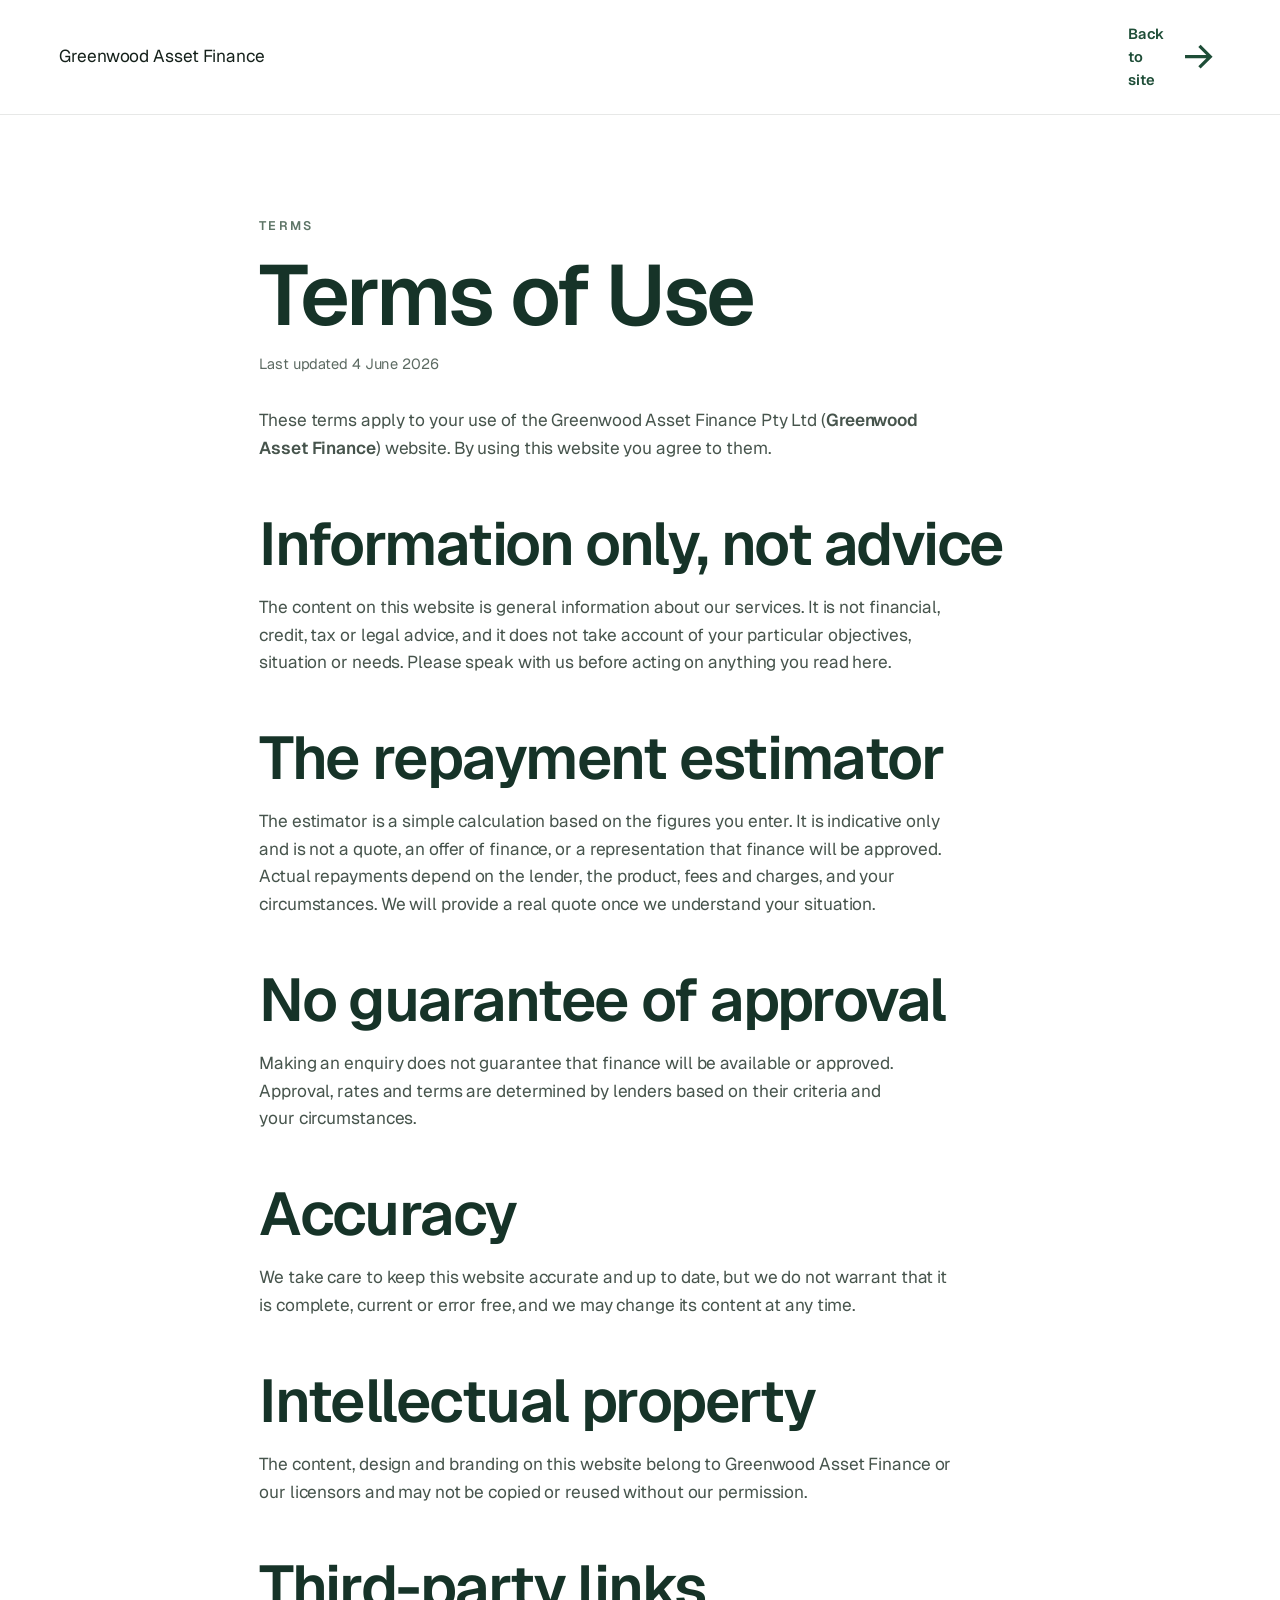
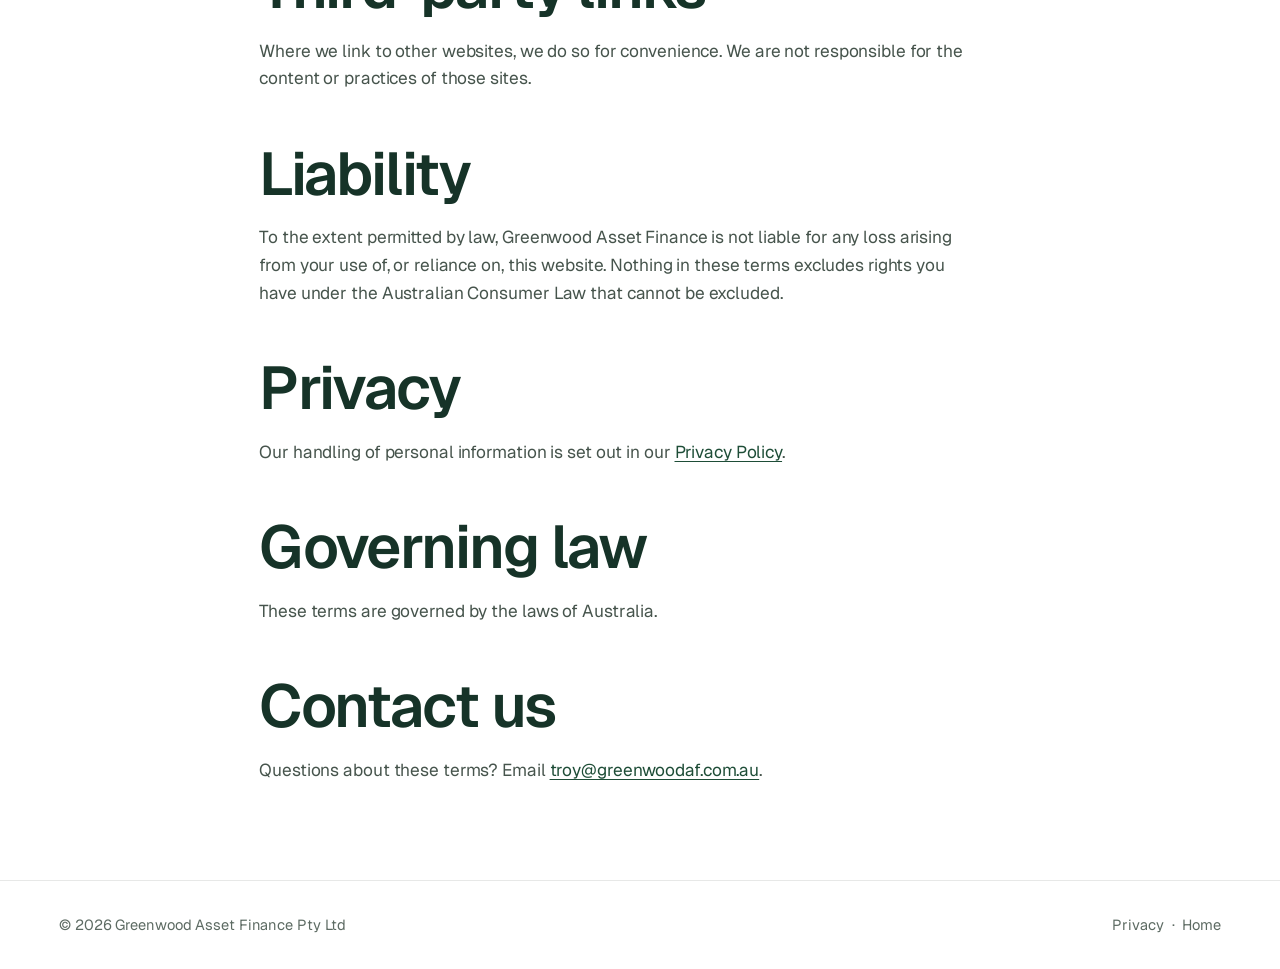
<file: terms.html>
<!DOCTYPE html>
<html lang="en-AU">
<head>
  <meta charset="UTF-8">
  <meta name="viewport" content="width=device-width, initial-scale=1">
  <title>Terms of Use | Greenwood Asset Finance</title>
  <meta name="description" content="The terms on which you may use the Greenwood Asset Finance website.">
  <meta name="robots" content="index, follow">
  <meta name="theme-color" content="#122A1D">
  <link rel="canonical" href="https://greenwoodaf.com.au/terms.html">
  <link rel="icon" type="image/png" sizes="32x32" href="assets/logo/favicon-32.png">
  <link rel="icon" type="image/png" sizes="192x192" href="assets/logo/favicon-192.png">
  <link rel="apple-touch-icon" href="assets/logo/apple-touch-icon.png">
  <link rel="preconnect" href="https://fonts.googleapis.com">
  <link rel="preconnect" href="https://fonts.gstatic.com" crossorigin>
  <link rel="stylesheet" href="https://fonts.googleapis.com/css2?family=Geist:wght@400;500;600;700&family=Fraunces:ital,wght@1,400&display=swap">
  <link rel="stylesheet" href="assets/css/main.css">
  <style>
    .legal-top { position: sticky; top: 0; z-index: 50; background: color-mix(in srgb, var(--paper) 90%, transparent); backdrop-filter: blur(16px); border-bottom: 1px solid var(--divider); }
    .legal-top .container { display: flex; align-items: center; justify-content: space-between; padding-block: var(--s-4); }
    .legal-hero { padding-block: var(--s-9) var(--s-6); }
    .legal-hero .eyebrow { margin-bottom: var(--s-4); }
    .legal-body { padding-bottom: var(--s-9); }
    .legal-foot { border-top: 1px solid var(--divider); padding-block: var(--s-6); color: var(--text-meta); font-size: var(--fs-sm); }
    .legal-foot .container { display: flex; gap: var(--s-4); justify-content: space-between; flex-wrap: wrap; }
  </style>
</head>
<body>
  <header class="legal-top">
    <div class="container">
      <a class="nav__brand" href="index.html" style="color:var(--ink)">Greenwood Asset Finance</a>
      <a class="tlink" href="index.html">Back to site
        <svg viewBox="0 0 24 24" fill="none" stroke="currentColor" stroke-width="1.8" aria-hidden="true"><path d="M5 12h14M13 6l6 6-6 6"/></svg></a>
    </div>
  </header>

  <main>
    <section class="legal-hero">
      <div class="container container--narrow">
        <p class="eyebrow eyebrow--accent">Terms</p>
        <h1>Terms of Use</h1>
        <p class="meta" style="margin-top:var(--s-3)">Last updated 4 June 2026</p>
      </div>
    </section>

    <section class="legal-body">
      <div class="container container--narrow prose">
        <p>These terms apply to your use of the Greenwood Asset Finance Pty Ltd (<strong>Greenwood Asset Finance</strong>) website. By using this website you agree to them.</p>

        <h2>Information only, not advice</h2>
        <p>The content on this website is general information about our services. It is not financial, credit, tax or legal advice, and it does not take account of your particular objectives, situation or needs. Please speak with us before acting on anything you read here.</p>

        <h2>The repayment estimator</h2>
        <p>The estimator is a simple calculation based on the figures you enter. It is indicative only and is not a quote, an offer of finance, or a representation that finance will be approved. Actual repayments depend on the lender, the product, fees and charges, and your circumstances. We will provide a real quote once we understand your situation.</p>

        <h2>No guarantee of approval</h2>
        <p>Making an enquiry does not guarantee that finance will be available or approved. Approval, rates and terms are determined by lenders based on their criteria and your circumstances.</p>

        <h2>Accuracy</h2>
        <p>We take care to keep this website accurate and up to date, but we do not warrant that it is complete, current or error free, and we may change its content at any time.</p>

        <h2>Intellectual property</h2>
        <p>The content, design and branding on this website belong to Greenwood Asset Finance or our licensors and may not be copied or reused without our permission.</p>

        <h2>Third-party links</h2>
        <p>Where we link to other websites, we do so for convenience. We are not responsible for the content or practices of those sites.</p>

        <h2>Liability</h2>
        <p>To the extent permitted by law, Greenwood Asset Finance is not liable for any loss arising from your use of, or reliance on, this website. Nothing in these terms excludes rights you have under the Australian Consumer Law that cannot be excluded.</p>

        <h2>Privacy</h2>
        <p>Our handling of personal information is set out in our <a href="privacy.html">Privacy Policy</a>.</p>

        <h2>Governing law</h2>
        <p>These terms are governed by the laws of Australia.</p>

        <h2>Contact us</h2>
        <p>Questions about these terms? Email <a href="mailto:troy@greenwoodaf.com.au">troy@greenwoodaf.com.au</a>.</p>
      </div>
    </section>
  </main>

  <footer class="legal-foot">
    <div class="container">
      <span>&copy; 2026 Greenwood Asset Finance Pty Ltd</span>
      <span><a href="privacy.html">Privacy</a> &nbsp;·&nbsp; <a href="index.html">Home</a></span>
    </div>
  </footer>
</body>
</html>
</file>
<file: assets/css/main.css>
/* ============================================================
   GREENWOOD ASSET FINANCE — main stylesheet
   Import order matters: tokens → reset → typography →
   components → sections.
   ============================================================ */
@import "tokens.css";
@import "reset.css";
@import "typography.css";
@import "components.css";
@import "sections.css";
</file>
